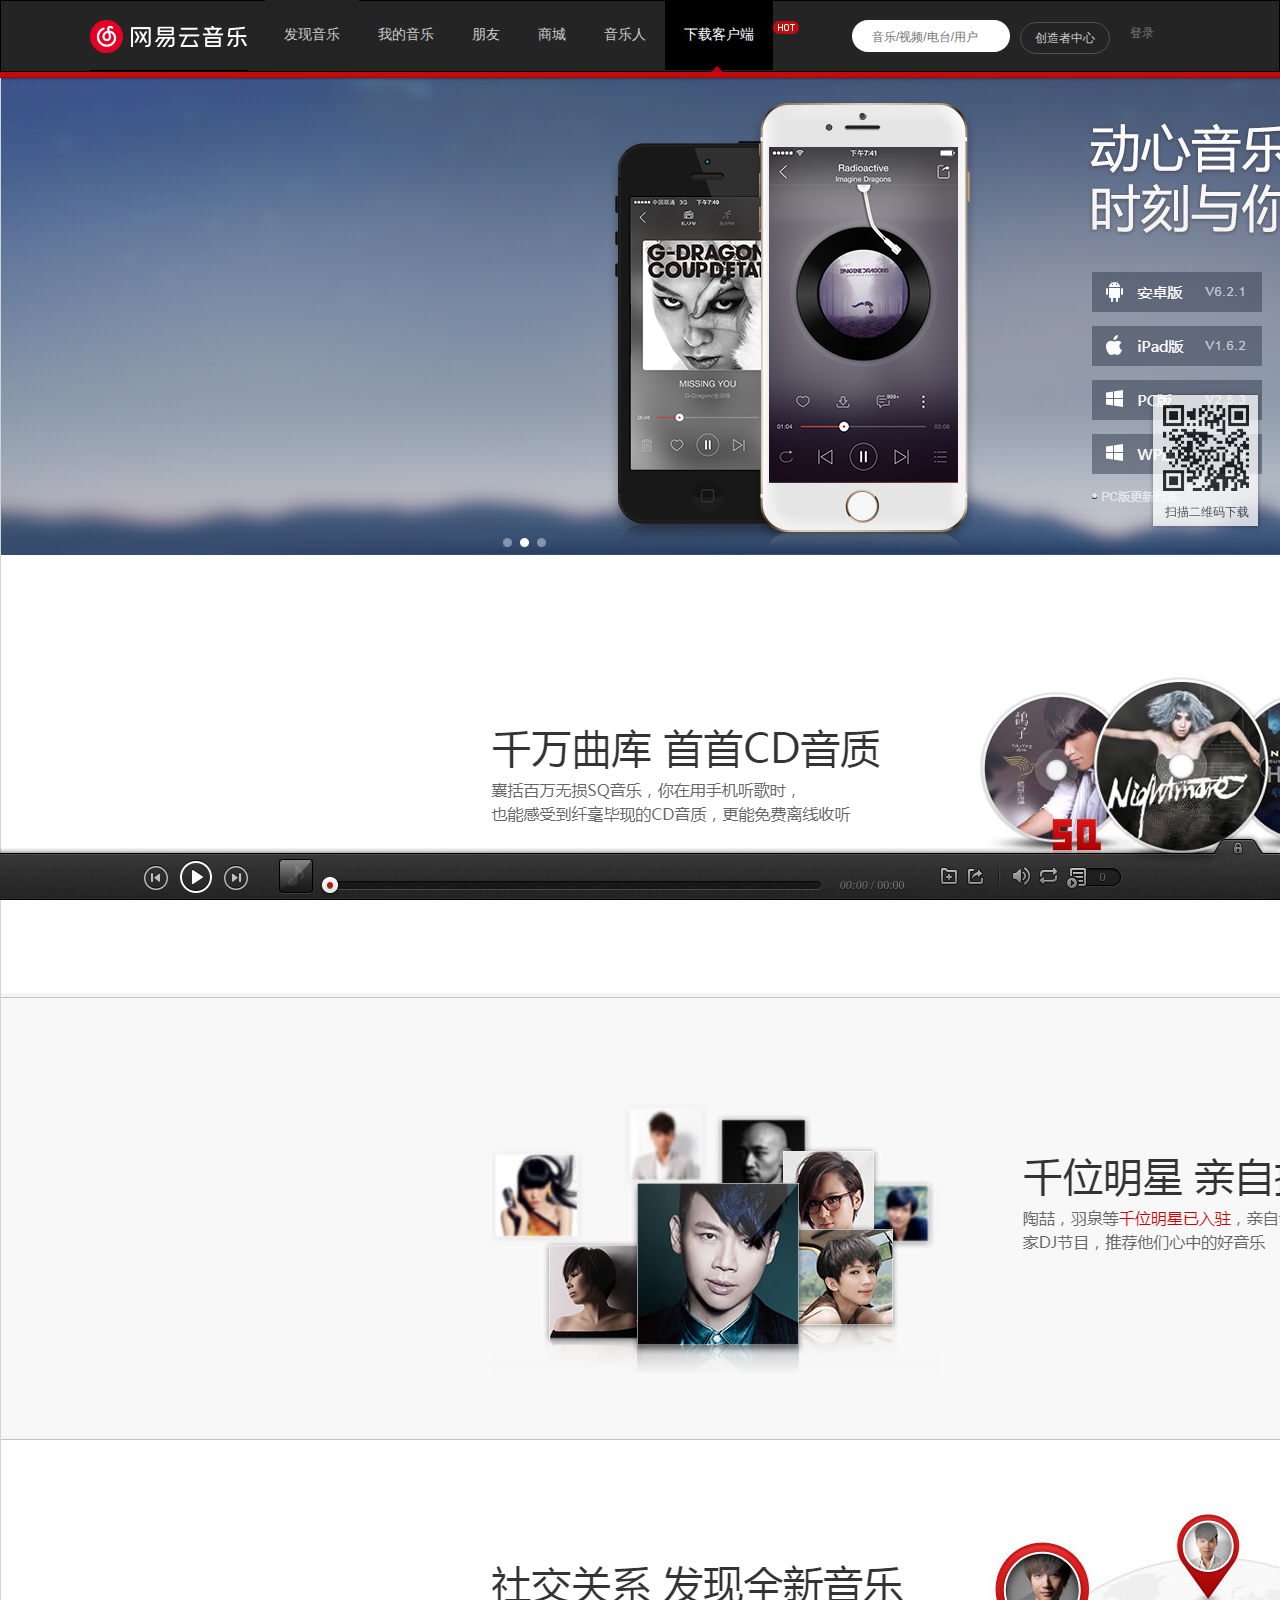
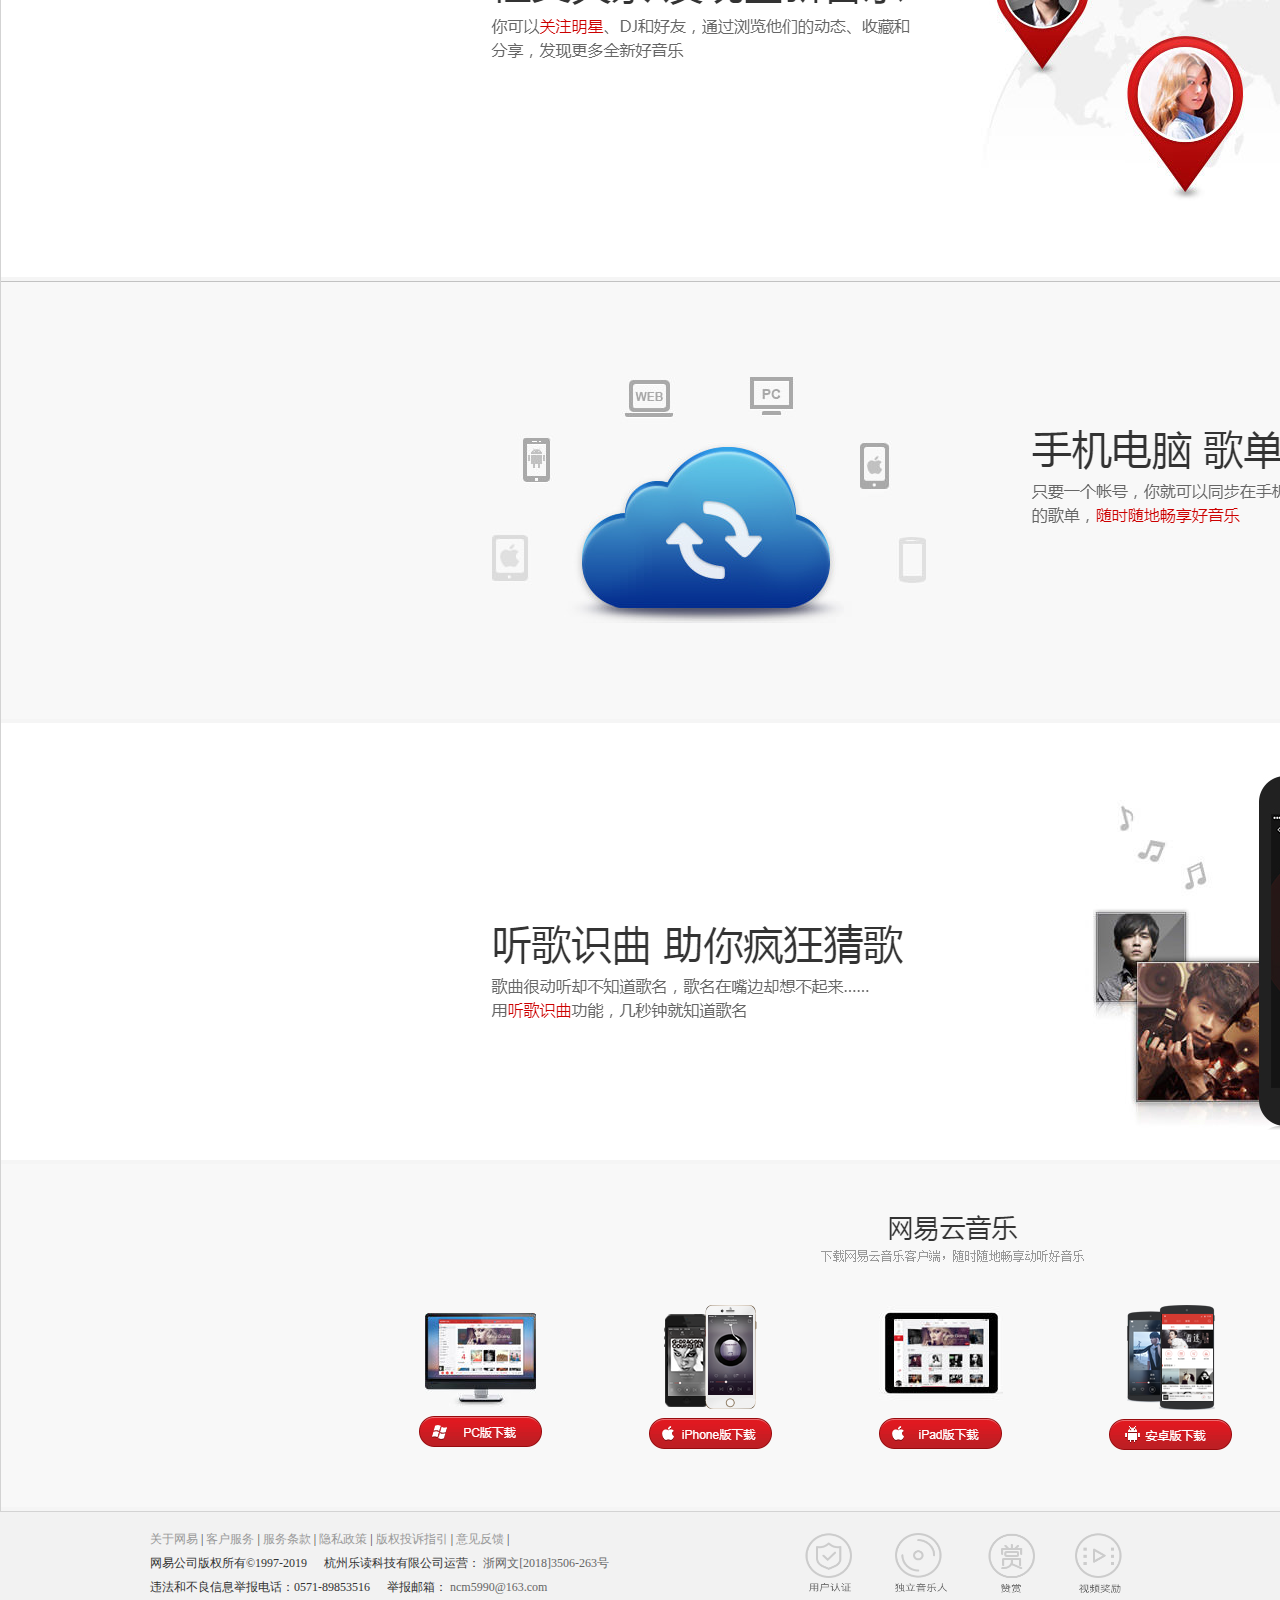
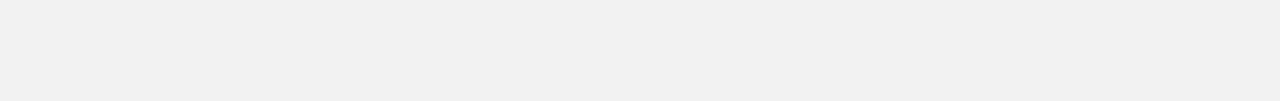
<file: wy/down.html>
<!DOCTYPE html>
<html>

	<head>
		<meta charset="UTF-8">
		<title></title>
		<link rel="icon" href="img/logo.ico" type="image/x-icon" />
		<link rel="stylesheet" type="text/css" href="css/singer.css" />
		<link rel="stylesheet" type="text/css" href="//at.alicdn.com/t/font_1157158_21borsymnp.css" />
		<!--<link rel="stylesheet" type="text/css" href="swiper.min.css" />-->
		<style type="text/css">
			.wrap {
				width: 100%;
				height: 100%;
				margin: 0 auto;
				background: #f5f5f5;
			}
			
			* {
				margin: 0;
				padding: 0;
			}
			
			.nav_one {
				height: 70px;
				margin: 0 auto;
				background: #242424;
				border: 1px solid #000;
			}
			
			.main {
				width: 100%;
				height: 100%;
			}
			
			.nav_two {
				width: 100%;
				height: 5px;
			}
			
			.cor {
				right: -288px;
				top: 66px;
			}
			
			.footer {
				width: 100%;
				height: 189px;
			}
			
			.pic {
				width: 807px;
				height: 268px;
				position: absolute;
				top: 104px;
				left: 86px;
				background: url(img/mymusic.png);
			}
			
			.main1 {
				margin-top: -10px;
				border-bottom: 1px solid #C2C2C2;
			}
			
			.main2 {
				border-bottom: 1px solid #C2C2C2;
			}
			
			.main3 {
				border-bottom: 1px solid #C2C2C2;
			}
			
			.n-dcode {
				position: fixed;
				z-index: 10;
				right: 22px;
				top: 395px;
				background: #fff;
				box-shadow: 0 0 4px rgba(0, 0, 0, 0.5);
				opacity: 0.75;
			}
			
			.n-dcode img {
				width: 105px;
				height: 105px;
			}
			
			.n-dcode p {
				padding: 0 0 5px 12px;
			}
			
			.g-btmbar {
				position: fixed;
				_position: absolute;
				zoom: 1;
				bottom: 0;
				left: 0;
				right: 0;
				height: 0;
				width: 100%;
				z-index: 1002;
			}
			
			.m-playbar {
				position: absolute;
				zoom: 1;
				top: -53px;
				left: 0;
				width: 100%;
				height: 53px;
				margin: 0 auto;
			}
			
			.m-playbar .updn {
				position: relative;
				z-index: 11;
			}
			
			.m-playbar .updn .left {
				position: absolute;
				top: -14px;
				right: 15px;
				width: 52px;
				height: 67px;
			}
			
			.f-fl {
				float: left;
			}
			
			.m-playbar .updn .left {
				background: url(img/playbar.png) no-repeat;
				background-position: 0 -380px;
			}
			
			.m-playbar .updn .btn1 {
				display: block;
				width: 18px;
				height: 18px;
				margin: 6px 0 0 17px;
			}
			
			.m-playbar-lock .updn .btn1 {
				background: url(img/playbar.png) no-repeat;
				background-position: -100px -380px;
			}
			
			.m-playbar .updn .right {
				position: absolute;
				top: -1px;
				right: 0;
				width: 15px;
				height: 54px;
				background: url(img/playbar.png) no-repeat;
				background-position: -52px -393px;
				pointer-events: none;
			}
			
			.m-playbar .bg {
				height: 53px;
				zoom: 1;
				margin-right: 67px;
				background-position: 0 0;
				background: url(img/playbar.png) repeat-x;
			}
			
			.m-playbar .g_player {
				position: absolute;
				left: 50%;
				top: 6px;
				z-index: 15;
				width: 980px;
				height: 47px;
				margin: 0 auto;
			}
			
			.m-playbar .btns {
				width: 137px;
				padding: 6px 0 0 0;
				float: left;
			}
			
			.m-playbar .btns a {
				display: block;
				float: left;
				width: 28px;
				height: 28px;
				margin-right: 8px;
				margin-top: 5px;
				background: url(img/playbar.png) repeat-x;
			}
			
			.m-playbar .btns .prv {
				background-position: 0 -130px;
			}
			
			.m-playbar .btns .ply {
				width: 36px;
				height: 36px;
				margin-top: 0;
				background-position: 0 -204px;
			}
			
			.m-playbar .btns .nxt {
				background-position: -80px -130px;
			}
			
			.m-playbar .head img {
				width: 34px;
				height: 34px;
			}
			
			.m-playbar .head {
				/*width: 34px;
    height: 34px;*/
				position: relative;
				margin: 6px 15px 0 0;
				float: left;
			}
			
			.m-playbar .head .mask {
				position: absolute;
				top: 0;
				left: 0;
				display: block;
				width: 34px;
				height: 35px;
				background: url(img/playbar.png) no-repeat;
				background-position: 0 -80px;
			}
			
			.m-playbar .play {
				position: relative;
				width: 608px;
				height: 37px;
				float: left;
			}
			
			.m-playbar .words {
				height: 28px;
				overflow: hidden;
				color: #e8e8e8;
				text-shadow: 0 1px 0 #171717;
				line-height: 28px;
			}
			
			.m-pbar {
				width: 493px;
				height: 9px;
				position: relative;
			}
			
			.m-pbar .barbg {
				width: 493px;
				height: 9px;
				background: url(img/statbar.png) no-repeat;
				background-position: right 0;
			}
			
			.m-pbar .rdy {
				height: 9px;
				background: url(img/statbar.png) no-repeat;
			}
			
			.m-pbar .cur {
				position: absolute;
				top: 0;
				left: 0;
				background: url(img/statbar.png) no-repeat;
				background-position: left -66px;
			}
			
			.m-pbar .btn2 {
				position: absolute;
				top: -7px;
				right: -13px;
				width: 22px;
				height: 24px;
				margin-left: -11px;
				background: url(img/ann.png) no-repeat;
				background-position: 0 -250px;
			}
			
			.m-pbar .time {
				position: absolute;
				top: -3px;
				right: -84px;
				color: #797979;
				text-shadow: 0 1px 0 #121212;
			}
			
			.m-playbar .oper {
				width: 60px;
				float: left;
			}
			
			.m-playbar .icn {
				float: left;
				width: 25px;
				height: 25px;
				margin: 11px 2px 0 0;
				background: url(img/playbar.png) no-repeat;
			}
			
			.m-playbar .icn-add {
				background-position: -88px -163px;
			}
			
			.m-playbar .icn-add:hover {
				background-position: -88px -189px;
			}
			
			.m-playbar .icn-share {
				background-position: -114px -163px;
			}
			
			.m-playbar .icn-share:hover {
				background-position: -114px -189px;
			}
			
			.m-playbar .ctrl {
				position: relative;
				z-index: 10;
				width: 113px;
				padding-left: 13px;
				background: url(img/playbar.png) no-repeat -147px -238px;
			}
			
			.m-vol {
				position: absolute;
				top: -113px;
				left: 9px;
				clear: both;
				width: 32px;
				height: 113px;
			}
			
			.m-vol .barbg {
				position: absolute;
				top: 0;
				left: 0;
				width: 32px;
				height: 113px;
				background: url(img/playbar.png) no-repeat 0 -503px;
			}
			
			.m-vol .vbg {
				padding: 4px 0;
				top: 7px;
			}
			
			.m-vol .vbg {
				position: absolute;
				left: 14px;
				width: 4px;
				height: 93px;
			}
			
			.m-vol .curr {
				top: auto;
				bottom: 4px;
				left: 0;
				background: url(img/playbar.png) no-repeat;
				background-position: -40px bottom;
				overflow: hidden;
			}
			
			.m-vol .curr {
				position: absolute;
				width: 4px;
			}
			
			.m-vol .btn3 {
				position: absolute;
				left: -7px;
				display: block;
				width: 18px;
				height: 20px;
				background: url(img/ann.png) no-repeat -40px -250px;
				cursor: pointer;
			}
			
			.m-playbar .icn-vol {
				background-position: -2px -248px;
			}
			
			.m-playbar .icn-vol:hover {
				background-position: -31px -248px;
			}
			
			.m-playbar .icn-loop {
				background-position: -3px -344px;
			}
			
			.m-playbar .icn-loop:hover {
				background-position: -33px -344px;
			}
			
			.m-playbar .add {
				float: left;
				width: 59px;
				height: 36px;
			}
			
			.f-pr {
				position: relative;
				zoom: 1;
			}
			
			.m-playbar .tip {
				position: absolute;
				top: -51px;
				left: -65px;
				clear: both;
				width: 152px;
				height: 49px;
				background: url(img/playbar.png) no-repeat;
				background-position: 0 -287px;
				text-align: center;
				color: #fff;
				line-height: 37px;
			}
			
			.m-playbar .icn-list {
				display: block;
				float: none;
				width: 38px;
				padding-left: 21px;
				background-position: -42px -68px;
				line-height: 27px;
				text-align: center;
				color: #666;
				text-shadow: 0 1px 0 #080707;
				text-indent: 0;
				text-decoration: none;
			}
			
			.m-playbar .icn-list:hover {
				background-position: -42px -98px;
			}
		</style>
	</head>

	<body style="min-width: 1102px;">
		<div class="wrap">
			<div class="header">
				<div class="header">
					<div class="nav_one">
						<div class="nav_box">
							<a href="https://music.163.com/#" class="logo"><img src="img/logo1.png" /></a>
							<ul class="nav_one_ul"></ul>
							<img src="img/hot.png" class="hot" />
							<div class="search">
								<div class="searcher">
									<a class="iconfont icon-fangdajing"></a>
									<input type="text" name="" class="searchbox" placeholder="音乐/视频/电台/用户" onfocus="this.placeholder=''" onblur="this.placeholder='音乐/视频/电台/用户'" />
								</div>
							</div>
							<div class="maker_center">
								<a href="#">创造者中心</a>
							</div>
							<div class="login">
								<a href="#" class="dl">登录</a>&nbsp;
								<span class="iconfont icon-daosanjiao"></span>
								<a class="iconfont icon-arrLeft-fill"></a>
								<ul class="login_menu">
									<li>
										<a class="iconfont icon-shouji">&nbsp;手机号登录</a>
									</li>
									<li>
										<a class="iconfont icon-weixin">&nbsp;微信登录</a>
									</li>
									<li>
										<a href="qq.html">&nbsp;QQ登录</a>
									</li>
									<li>
										<a href="weibo.html" class="iconfont icon-xinlangweibo">&nbsp;新浪微博登录</a>
									</li>
									<li>
										<a class="iconfont icon-yi">&nbsp;网易邮箱账号登录</a>
									</li>
								</ul>
							</div>
						</div>
					</div>
					<div class="nav_two" style="min-width: 1097px;">
					</div>
				</div>
			</div>

			<div class="main">
				<div class="lb"><img src="img/lb.png" /></div>
				<div class="main1"><img src="img/main1.png" /></div>
				<div class="main2"><img src="img/mian2.png" /></div>
				<div class="main3"><img src="img/main3.png" /></div>
				<div class="main4"><img src="img/main4.png" /></div>
				<div class="main5"><img src="img/main5.png" /></div>
				<div class="main6"><img src="img/main6.png" /></div>
				<div class="n-dcode">
					<img alt="http://music.163.com" class="img" src="img/code.png">
					<p>扫描二维码下载</p>
				</div>
			</div>

			<div class="footer">
				<div class="footer-z">
					<div class="wrap f-cb">
						<div class="copy">
							<p class="link">
								<a href="//music.163.com/about" target="_blank" class="item s-fc4">关于网易</a>
								<span class="line">|</span>
								<a href="//help.mail.163.com/service.html" target="_blank" class="item s-fc4">客户服务</a>
								<span class="line">|</span>
								<a href="//music.163.com/html/web2/service.html" target="_blank" class="item s-fc4">服务条款</a>
								<span class="line">|</span>
								<a href="//corp.163.com/gb/legal.html" target="_blank" class="item s-fc4">隐私政策</a>
								<span class="line">|</span>
								<a href="//music.163.com/st/staticdeal/complaints.html" target="_blank" class="item s-fc4">版权投诉指引</a>
								<span class="line">|</span>
								<a id="g_feedback" href="#" class="item s-fc4" onclick="nm.x.feedback();return false;" hidefocus="true">意见反馈</a>
								<span class="line">|</span>
							</p>
							<p class="right">
								<span class="sep span">网易公司版权所有©1997-2019</span>
								<span class="span">杭州乐读科技有限公司运营：</span>
								<a href="http://p1.music.126.net/03WF0APmm-J0TqdbOc8-XQ==/109951163649544962.png" target="_blank" class="alink">浙网文[2018]3506-263号</a>
							</p>
							<p class="contact">
								<span class="sep span">违法和不良信息举报电话：0571-89853516</span>
								<span class="span">举报邮箱：</span>
								<a class="alink" href="mailto:ncm5990@163.com">ncm5990@163.com</a>
							</p>
						</div>
						<ul class="enter f-fr1">
							<li class="unit">
								<a class="logo logonew logo-auth f-tid" href="//music.163.com/st/userbasic#/auth" target="_blank">
									<!--<img src="img/user.png" style="width: 49px;height: 48px;" />-->
								</a>
								<span class="tt tt-auth"></span>
							</li>
							<li class="unit">
								<a class="logo logonew logo-musician f-tid" href="//music.163.com/recruit" target="_blank"></a>
								<span class="tt tt-musician"></span>
							</li>
							<li class="unit">
								<a class="logo logonew logo-reward f-tid" href="//music.163.com/web/reward" target="_blank"></a>
								<span class="tt tt-reward"></span>
							</li>
							<li class="unit">
								<a class="logo logonew logo-cash f-tid" href="//music.163.com/uservideo#/plan" target="_blank"></a>
								<span class="tt tt-cash"></span>
							</li>
						</ul>
					</div>
				</div>
			</div>
			<div id='bbox'>
				<div id="sbox">
					<div class="sb-top">
						登录

					</div>
					<span class="gbct" title="关闭窗体">×</span>
					<div class="sb-botton">
						<div class="u-main">
							<div class="u-plt"></div>
							<div class="f-mgt10">
								<a href="javascript:;" class="u-btn2-2" data-action="login" data-type="mobile">
									<p>手机号登录</p>
									<span></span>
								</a>

							</div>
							<div class="f-mgt10">
								<a href="javascript:;" class="u-btn2-1" data-action="reg">
									<p>注　册</p>
									<span></span>
								</a>
							</div>
						</div>
						<div class="u-alt">
							<ul>
								<li>
									<a href="#" target="_blank" data-action="login" data-type="thirdparty">
										<div class="u-mlg2 u-mlg2-wx"></div>
										<p>微信登录</p>
									</a>
								</li>
								<li>
									<a href="qq.html" target="_blank" data-action="login" data-type="thirdparty">
										<div class="u-mlg2 u-mlg2-qq"></div>
										<p>QQ登录</p>
									</a>
								</li>
								<li>
									<a href="weibo.html" target="_blank" data-action="login" data-type="thirdparty">
										<div class="u-mlg2 u-mlg2-sn"></div>
										<p>微博登录</p>
									</a>
								</li>
								<li>
									<a href="#" data-action="login" data-type="netease">
										<div class="u-mlg2 u-mlg2-wy"></div>
										<p>网易邮箱帐号登录</p>
									</a>
								</li>
							</ul>
						</div>
					</div>
				</div>
			</div>
		</div>
		<div class="g-btmbar">
			<div class="m-playbar m-playbar-lock" style="top: -53px; visibility: visible;">
				<div class="updn">
					<div class="left f-fl">
						<a class="btn1" hidefocus="true" data-action="lock"></a>
					</div>
					<div class="right f-fl"></div>
				</div>
				<div class="bg"></div>
				<div class="hand" title="展开播放条"></div>
				<div class="g_player" style="margin-left: -498.5px;">
					<div class="btns">
						<a class="prv" title="上一首(ctrl+←)"></a>
						<a class="ply j-flag" title="播放/暂停(p)"></a>
						<a class="nxt" title="下一首(ctrl+→)"></a>
					</div>
					<div class="head j-flag">
						<img src="img/default_album.jpg" />
						<!--<a  class="mask"></a>-->
						<a href="javascript:;" hidefocus="true" class="mask"></a>
					</div>
					<div class="play">
						<div class="j-flag words"></div>
						<div class="m-pbar">
							<div class="barbg j-flag">
								<div class="rdy" style="width:0%;"></div>
								<div class="cur" style="width:0%;">
									<span class="btn2 f-tdn f-alpha z-load" id="auto-id-lrel6w8rqoy4E60z"><i></i></span>
								</div>
							</div>
							<span class="j-flag time">
										<em>00:00</em> / 00:00
									</span>
						</div>
					</div>
					<div class="oper f-fl">
						<a class="icn icn-add j-flag"></a>
						<a class="icn icn-share"></a>
					</div>
					<div class="ctrl f-fl f-pr j-flag">
						<div class="m-vol" style="display: none;" id="auto-id-ZvFZozD9C4lBwP52">
							<div class="barbg"></div>
							<div class="vbg j-t" id="auto-id-a0L37IoZ0vJ4Ma54">
								<div class="curr j-t" style="height: 74.4px;"></div>
								<span class="btn3 f-alpha j-t" style="top: 16.2px;"></span>
							</div>
						</div>
						<a href="javascript:;" hidefocus="true" data-action="volume" class="icn icn-vol"></a>
						<a href="javascript:;" hidefocus="true" data-action="mode" class="icn icn-loop" title="循环"></a>
						<span class="add f-pr">
								<span class="tip" style="display:none;">已添加到播放列表</span>
						<a href="javascript:;" title="播放列表" hidefocus="true" data-action="panel" class="icn icn-list s-fc3">0</a>
						</span>
					</div>
				</div>
			</div>
		</div>
	</body>
	<script src="js/jquery-2.1.0.js" type="text/javascript" charset="utf-8"></script>
	<script src="js/singer.js" type="text/javascript" charset="utf-8"></script>
	<script type="text/javascript">
		var cor = $("<sub class='cor'>&nbsp;</sub>")
		cor.appendTo(".nav_one_ul")
		$(".nav_one_ul>li>a:eq(0)").attr("href", "index.html")
		$(".nav_one_ul>li>a:eq(1)").attr("href", "wdyy.html")
		$(".nav_one_ul>li>a:eq(2)").attr("href", "py.html")
		$(".nav_one_ul>li>a:eq(4)").attr("href", "w_index.html")

		$(".nav_one_ul>li:eq(0)").css("background", "#232323")
		$(".nav_one_ul>li>a:eq(0)").css("color", "#CCC")

		$(".nav_one_ul>li:eq(5)").css("background", "black")
		$(".nav_one_ul>li>a:eq(5)").css("color", "white")

		$(".nav_one_ul>li:eq(0)").mouseenter(function() {
			$(this).css("background", "#000")
		}).mouseleave(function() {
			$(this).css("background", "#232323")
		})

		$(".nav_one_ul>li>a:eq(0)").mouseenter(function() {
			$(this).css("color", "white")
		}).mouseleave(function() {
			$(this).css("color", "#CCC")
		})
		$(function() {
			$(document).scroll(function() {
				var top = $(document).scrollTop()
				if(top >= 50) {
					$(".m-back").css("display", "block")
				} else if(top < 50) {
					$(".m-back").css("display", "none")
				}
			});
		})
		var i = 1;

		$(".icn-vol").click(function() {
			i++;
			if(i % 2 == 0) {
				$(".m-vol").css("display", "block")
			} else {
				$(".m-vol").css("display", "none")
			}

		})
	</script>

</html>
</file>
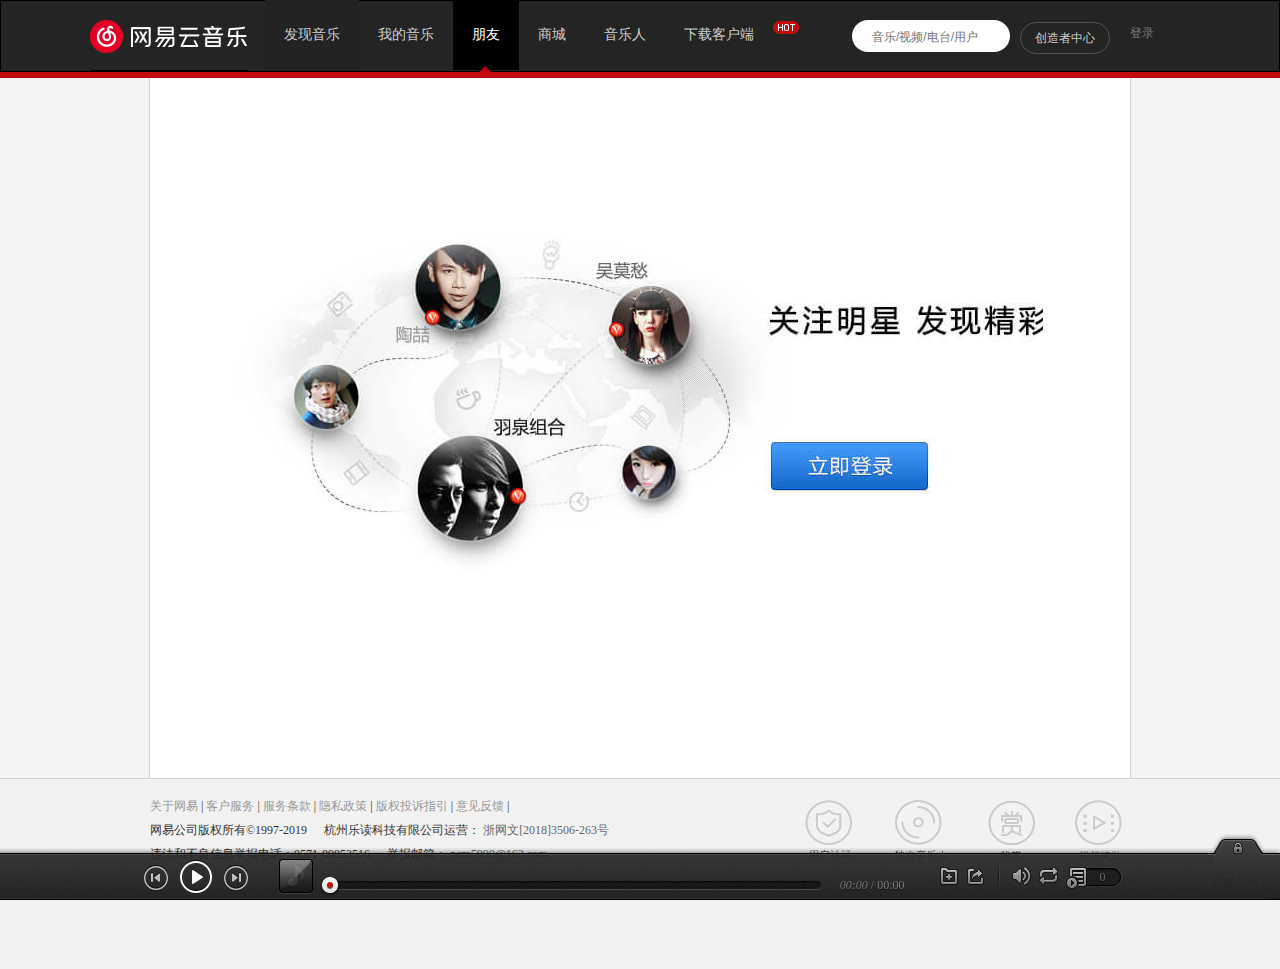
<file: wy/py.html>
<!DOCTYPE html>
<html>

	<head>
		<meta charset="UTF-8">
		<title></title>
		<link rel="icon" href="img/logo.ico" type="image/x-icon" />
		<link rel="stylesheet" type="text/css" href="css/singer.css" />
		<link rel="stylesheet" type="text/css" href="//at.alicdn.com/t/font_1157158_21borsymnp.css" />
		<style type="text/css">
			.pic {
				width: 807px;
				height: 390px;
				position: absolute;
				top: 104px;
				left: 86px;
				background: url(img/notlogin.jpg);
			}
			
			.wrap {
				width: 100%;
				height: 100%;
				margin: 0 auto;
				background: #f5f5f5;
			}
			
			.cor {
				left: 214px;
				top: 66px;
			}
			
			* {
				margin: 0;
				padding: 0;
			}
			
			.nav_one {
				height: 70px;
				margin: 0 auto;
				background: #242424;
				border: 1px solid #000;
			}
			
			.main {
				width: 980px;
				height: 700px;
				background: white;
				position: relative;
			}
			
			.nav_two {
				width: 100%;
				height: 5px;
			}
			
			.m-back {
				bottom: 193px;
			}
			
			.footer {
				height: 190px;
			}
		</style>
	</head>

	<body style="min-width: 1102px;">
		<div class="wrap">
			<div class="header">
				<div class="header">
					<div class="nav_one">
						<div class="nav_box">
							<a href="https://music.163.com/#" class="logo"><img src="img/logo1.png" /></a>
							<ul class="nav_one_ul"></ul>
							<img src="img/hot.png" class="hot" />
							<div class="search">
								<div class="searcher">
									<a class="iconfont icon-fangdajing"></a>
									<input type="text" name="" class="searchbox" placeholder="音乐/视频/电台/用户" />
								</div>
							</div>
							<div class="maker_center">
								<a href="#">创造者中心</a>
							</div>
							<div class="login">
								<a href="#" class="dl">登录</a>&nbsp;
								<span class="iconfont icon-daosanjiao"></span>
								<a class="iconfont icon-arrLeft-fill"></a>
								<ul class="login_menu">
									<li>
										<a class="iconfont icon-shouji">&nbsp;手机号登录</a>
									</li>
									<li>
										<a class="iconfont icon-weixin">&nbsp;微信登录</a>
									</li>
									<li>
										<a href="qq.html">&nbsp;QQ登录</a>
									</li>
									<li>
										<a href="weibo.html" class="iconfont icon-xinlangweibo">&nbsp;新浪微博登录</a>
									</li>
									<li>
										<a class="iconfont icon-yi">&nbsp;网易邮箱账号登录</a>
									</li>
								</ul>
							</div>
						</div>
					</div>
					<div class="nav_two" style="min-width: 1097px;">
					</div>
				</div>
			</div>
			<div class="main">
				<div class="pic"></div>
			</div>
			<div class="footer">
				<div class="footer-z">
					<div class="wrap f-cb">
						<div class="copy">
							<p class="link">
								<a href="//music.163.com/about" target="_blank" class="item s-fc4">关于网易</a>
								<span class="line">|</span>
								<a href="//help.mail.163.com/service.html" target="_blank" class="item s-fc4">客户服务</a>
								<span class="line">|</span>
								<a href="//music.163.com/html/web2/service.html" target="_blank" class="item s-fc4">服务条款</a>
								<span class="line">|</span>
								<a href="//corp.163.com/gb/legal.html" target="_blank" class="item s-fc4">隐私政策</a>
								<span class="line">|</span>
								<a href="//music.163.com/st/staticdeal/complaints.html" target="_blank" class="item s-fc4">版权投诉指引</a>
								<span class="line">|</span>
								<a id="g_feedback" href="#" class="item s-fc4" onclick="nm.x.feedback();return false;" hidefocus="true">意见反馈</a>
								<span class="line">|</span>
							</p>
							<p class="right">
								<span class="sep span">网易公司版权所有©1997-2019</span>
								<span class="span">杭州乐读科技有限公司运营：</span>
								<a href="http://p1.music.126.net/03WF0APmm-J0TqdbOc8-XQ==/109951163649544962.png" target="_blank" class="alink">浙网文[2018]3506-263号</a>
							</p>
							<p class="contact">
								<span class="sep span">违法和不良信息举报电话：0571-89853516</span>
								<span class="span">举报邮箱：</span>
								<a class="alink" href="mailto:ncm5990@163.com">ncm5990@163.com</a>
							</p>
						</div>
						<ul class="enter f-fr1">
							<li class="unit">
								<a class="logo logonew logo-auth f-tid" href="//music.163.com/st/userbasic#/auth" target="_blank">
									<!--<img src="img/user.png" style="width: 49px;height: 48px;" />-->
								</a>
								<span class="tt tt-auth"></span>
							</li>
							<li class="unit">
								<a class="logo logonew logo-musician f-tid" href="//music.163.com/recruit" target="_blank"></a>
								<span class="tt tt-musician"></span>
							</li>
							<li class="unit">
								<a class="logo logonew logo-reward f-tid" href="//music.163.com/web/reward" target="_blank"></a>
								<span class="tt tt-reward"></span>
							</li>
							<li class="unit">
								<a class="logo logonew logo-cash f-tid" href="//music.163.com/uservideo#/plan" target="_blank"></a>
								<span class="tt tt-cash"></span>
							</li>
						</ul>
					</div>
				</div>
			</div>
			<div id='bbox'>
				<div id="sbox">
					<div class="sb-top">
						登录

					</div>
					<span class="gbct" title="关闭窗体">×</span>
					<div class="sb-botton">
						<div class="u-main">
							<div class="u-plt"></div>
							<div class="f-mgt10">
								<a href="javascript:;" class="u-btn2-2" data-action="login" data-type="mobile">
									<p>手机号登录</p>
									<span></span>
								</a>

							</div>
							<div class="f-mgt10">
								<a href="javascript:;" class="u-btn2-1" data-action="reg">
									<p>注　册</p>
									<span></span>
								</a>
							</div>
						</div>
						<div class="u-alt">
							<ul>
								<li>
									<a href="#" target="_blank" data-action="login" data-type="thirdparty">
										<div class="u-mlg2 u-mlg2-wx"></div>
										<p>微信登录</p>
									</a>
								</li>
								<li>
									<a href="qq.html" target="_blank" data-action="login" data-type="thirdparty">
										<div class="u-mlg2 u-mlg2-qq"></div>
										<p>QQ登录</p>
									</a>
								</li>
								<li>
									<a href="weibo.html" target="_blank" data-action="login" data-type="thirdparty">
										<div class="u-mlg2 u-mlg2-sn"></div>
										<p>微博登录</p>
									</a>
								</li>
								<li>
									<a href="#" data-action="login" data-type="netease">
										<div class="u-mlg2 u-mlg2-wy"></div>
										<p>网易邮箱帐号登录</p>
									</a>
								</li>
							</ul>
						</div>
					</div>
				</div>
			</div>
		</div>
		<div class="g-btmbar">
			<div class="m-playbar m-playbar-lock" style="top: -53px; visibility: visible;">
				<div class="updn">
					<div class="left f-fl">
						<a  class="btn1" hidefocus="true" data-action="lock"></a>
					</div>
					<div class="right f-fl"></div>
				</div>
				<div class="bg"></div>
				<div class="hand" title="展开播放条"></div>
				<div class="g_player" style="margin-left: -498.5px;">
					<div class="btns">
						<a  class="prv" title="上一首(ctrl+←)"></a>
						<a  class="ply j-flag" title="播放/暂停(p)"></a>
						<a  class="nxt" title="下一首(ctrl+→)"></a>
					</div>
					<div class="head j-flag">
						<img src="img/default_album.jpg" />
						<!--<a  class="mask"></a>-->
						<a href="javascript:;" hidefocus="true" class="mask"></a>
					</div>
					<div class="play">
						<div class="j-flag words"></div>
						<div class="m-pbar">
							<div class="barbg j-flag">
								<div class="rdy" style="width:0%;"></div>
								<div class="cur" style="width:0%;">
									<span class="btn2 f-tdn f-alpha z-load" id="auto-id-lrel6w8rqoy4E60z"><i></i></span>
								</div>
							</div>
							<span class="j-flag time">
										<em>00:00</em> / 00:00
									</span>
						</div>
					</div>
					<div class="oper f-fl">
						<a  class="icn icn-add j-flag"></a>
						<a  class="icn icn-share"></a>
					</div>
					<div class="ctrl f-fl f-pr j-flag">
						<div class="m-vol" style="display: none;" id="auto-id-ZvFZozD9C4lBwP52">
							<div class="barbg"></div>
							<div class="vbg j-t" id="auto-id-a0L37IoZ0vJ4Ma54">
								<div class="curr j-t" style="height: 74.4px;"></div>
								<span class="btn3 f-alpha j-t" style="top: 16.2px;"></span>
							</div>
						</div>
						<a href="javascript:;" hidefocus="true" data-action="volume" class="icn icn-vol"></a>
						<a href="javascript:;" hidefocus="true" data-action="mode" class="icn icn-loop" title="循环"></a>
						<span class="add f-pr">
								<span class="tip" style="display:none;">已添加到播放列表</span>
						<a href="javascript:;" title="播放列表" hidefocus="true" data-action="panel" class="icn icn-list s-fc3">0</a>
						</span>
					</div>
				</div>
			</div>
		</div>
	</body>
	<script src="js/jquery-2.1.0.js" type="text/javascript" charset="utf-8"></script>
	<script src="js/singer.js" type="text/javascript" charset="utf-8"></script>
	<script type="text/javascript">
		var cor = $("<sub class='cor'>&nbsp;</sub>")
		cor.appendTo(".nav_one_ul")
		$(".nav_one_ul>li>a:eq(0)").attr("href", "index.html")
		$(".nav_one_ul>li>a:eq(1)").attr("href", "wdyy.html")
		$(".nav_one_ul>li>a:eq(4)").attr("href", "w_index.html")
		
		$(".nav_one_ul>li:eq(0)").css("background","#232323")
		$(".nav_one_ul>li>a:eq(0)").css("color","#CCC")
		
		$(".nav_one_ul>li:eq(2)").css("background","black")
		$(".nav_one_ul>li>a:eq(2)").css("color","white")
		
		$(".nav_one_ul>li:eq(0)").mouseenter(function(){
			$(this).css("background","#000")
		}).mouseleave(function(){
			$(this).css("background","#232323")
		})
		
		$(".nav_one_ul>li>a:eq(0)").mouseenter(function(){
			$(this).css("color","white")
		}).mouseleave(function(){
			$(this).css("color","#CCC")
		})
	</script>

</html>
</file>
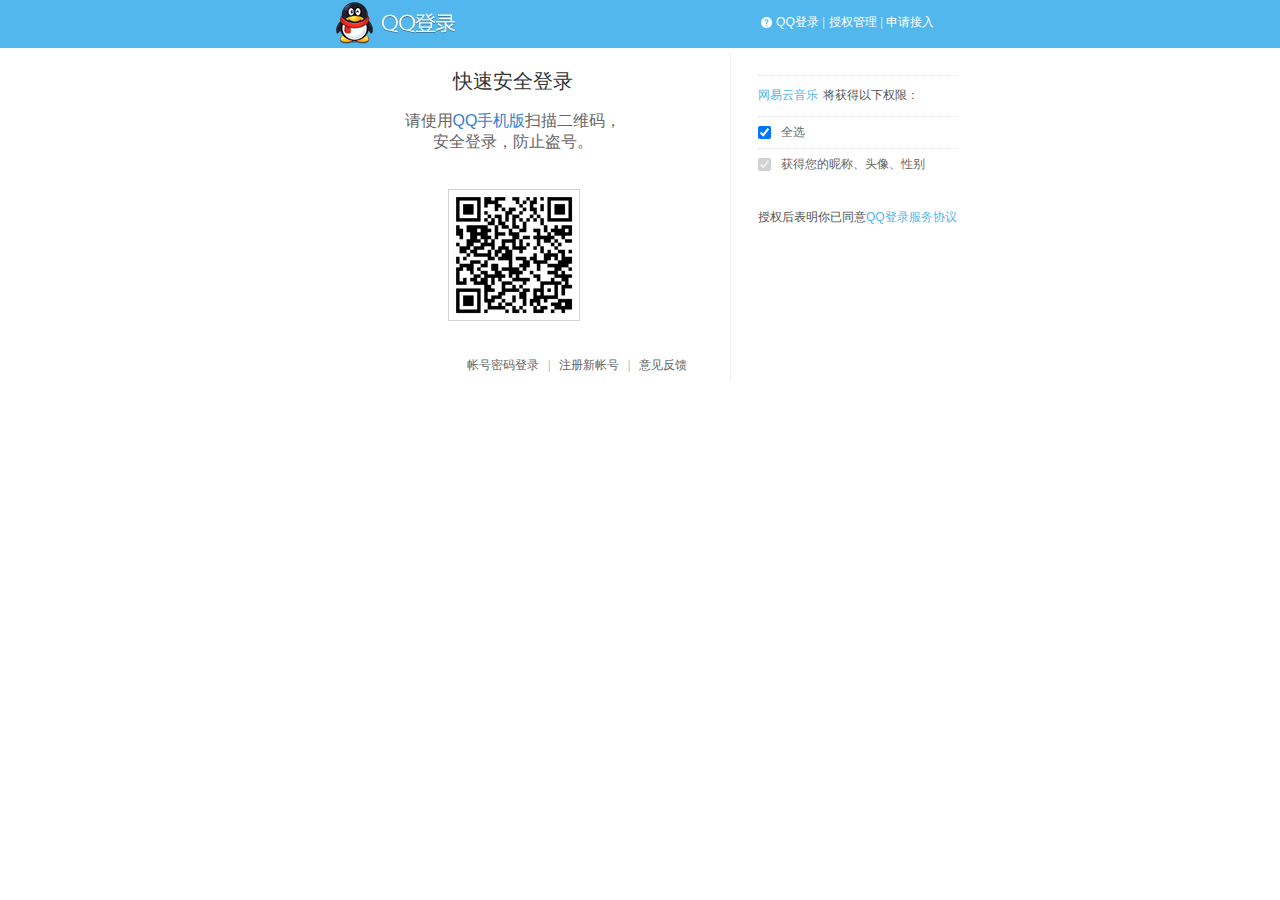
<file: wy/qq.html>
<!DOCTYPE html>
<html>
	<head>
		<meta charset="UTF-8">
		<title></title>
		<link rel="icon" href="img/QQ1.png" type="image/x-icon" />
		<link rel="stylesheet" type="text/css" href="css/qq_style.css"/>
	</head>
	<body>
		<div class="lay_top">
			<div class="lay_top_inner">
				<div class="logo"></div>
				<div class="lat_top_other">
					<span class="blank"></span>
					<a href="http://connect.qq.com" target="_blank" title="什么是QQ登录">QQ登录</a>
					<span class="line">|</span>
					<a href="http://connect.qq.com/toc/auth_manager?from=auth" id="auth_manager_link" target="_blank" title="登录授权管理">授权管理</a>
					<span class="line">|</span>
					<a href="http://connect.qq.com/manage" target="_blank" title="申请接入">申请接入</a>
				</div>
			</div>
		</div>
		<div id="combine_page" style="width: 688px;">
			<div class="page_login combine_page_children float_left border_right">
				<div class="lay_login_form">
					<div class="title" id="title_0">快速安全登录</div>
					<div class="qlogin_tips" id="qlogin_tips_0">请使用<a class="link_tips" href="http://im.qq.com/mobileqq/#from=login" target="_blank">QQ手机版</a>扫描二维码，<br />安全登录，防止盗号。</div>
					<div class="qlogin_show" id="qlogin_show">
						<div class="qlogin_list" id="qlogin_list">
							<span id="qr_area" class="qr_0">
								<img id="qrlogin_img" class="qrImg" src="img/erweima.png">
								<img src="img/sao.png" class="saoImg" style="display: none;"/>
								<span class="qrlogin_img_out"></span>
							</span>
						</div>					
					</div>
					<div class="bottom hide" id="bottom_qlogin" style="display: block;">
						<a class="link" hidefocus="true" id="switcher_plogin" href="javascript:void(0);" tabindex="8">帐号密码登录</a>
						<span class="dotted" id="docs_dotted">|</span>
						<a href="https://ssl.ptlogin2.qq.com/j_newreg_url" class="link" target="_blank">注册新帐号</a>
						<span class="dotted">|</span>
						<a class="link" id="feedback_qlogin" href="http://support.qq.com/write.shtml?fid=780&SSTAG=music.163.com.appid100495085" target="_blank">意见反馈</a>
					</div>
				</div>
			</div>
			<div class="page_accredit combine_page_children float_left">
				<div class="lay_main" id="lay_main">
					<div class="lay_accredit_con">
						<p class="cnt_wording"></p>
						<p class="app_site_wording">
							<a class="accredit_site" id="accredit_site_link" href="http://music.163.com" target="_blank">网易云音乐</a>将获得以下权限：
						</p>
						<div class="accredit_info" id="accredit_info">
							<ul class="accredit_info_op">
								<li class="select_all_li">
									<input type="checkbox" id="select_all" class="checkbox oauth_checkbox_all" hidefocus="true" checked="checked">
									<label class="oauth_item_title" for="select_all">全选</label>
								</li>
								<li>
									<input name="api_choose" hidefocus="true" type="checkbox" class="checkbox oauth_checkbox" id="item_80901010" value="80901010" title="默认授权 不可更改" checked disabled>
									<label for="item_80901010" class="oauth_item_title">获得您的昵称、头像、性别</label>
								</li>
							</ul>
						</div>
						<div class="oauth_tips_div">
							<p class="oauth_tips">
								授权后表明你已同意<a href="http://connect.qq.com/agreement_chs" target="_blank" style="color: #51b7ec;">QQ登录服务协议</a>
							</p>
						</div>
					</div>
				</div>
			</div>
		</div>
	</body>
	<script src="js/jquery-2.1.0.js" type="text/javascript" charset="utf-8"></script>
	<script type="text/javascript">
		$(".qrImg").mouseenter(function(){
			$(".saoImg").fadeToggle(300,function(){
				
			})
		}).mouseleave(function(){
			$(".saoImg").fadeToggle(300,function(){
				
			})
		})
	</script>
</html>
</file>
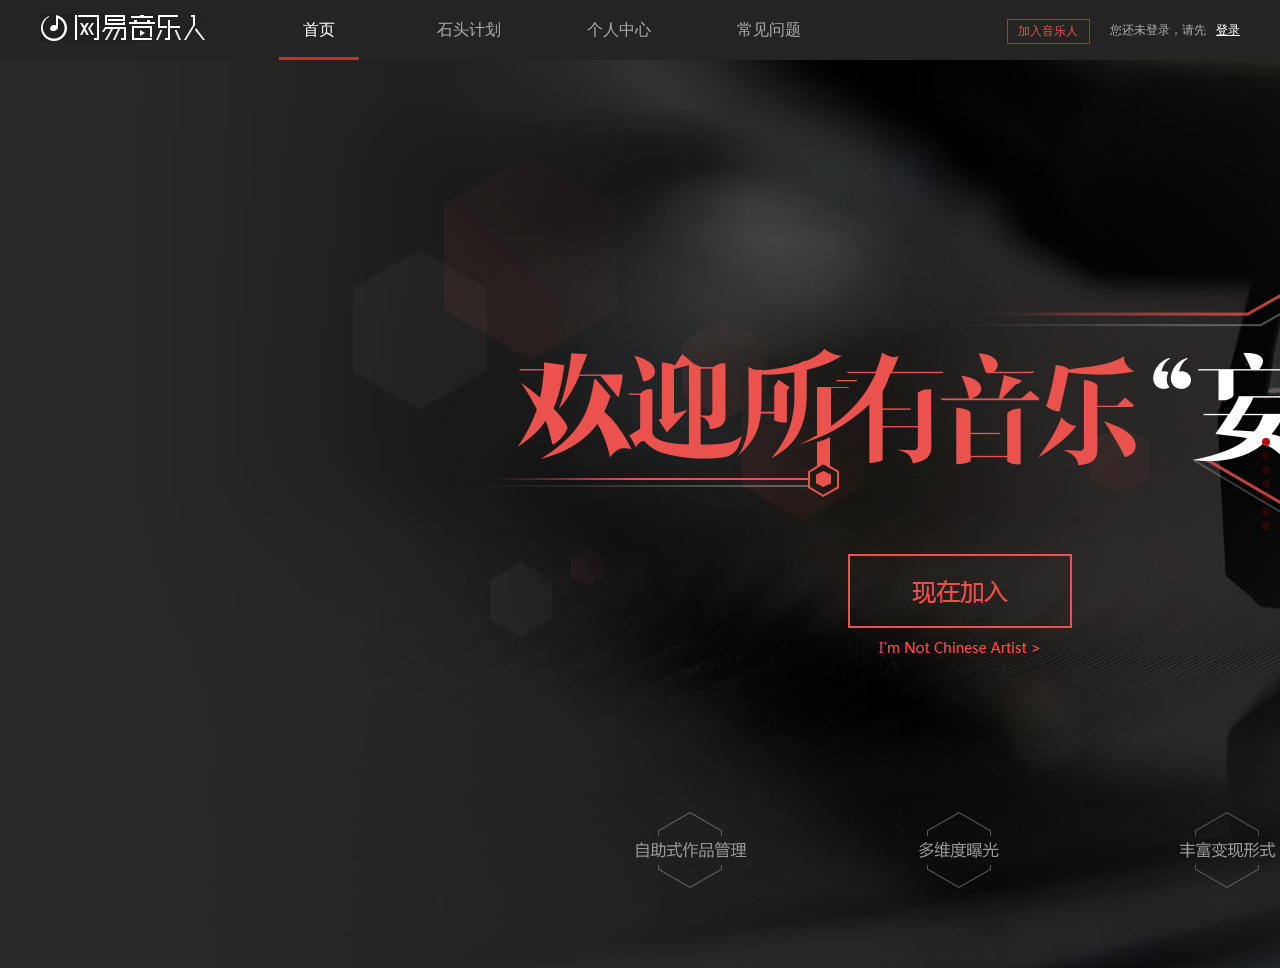
<file: wy/w_index.html>
<!DOCTYPE html>
<html>

	<head>
		<meta charset="utf-8" />
		<title></title>
		<link rel="stylesheet" type="text/css" href="css/swiper.min.css" />
		<style type="text/css">
			* {
				padding: 0;
				margin: 0;
			}
			
			li {
				list-style: none;
			}
			
			a {
				text-decoration: none;
				color: #AAAAAA;
			}
			
			body {
				font-family: Arial, Helvetica, sans-serif;
			}
			
			.swiper-container {
				width: 100%;
				height: 968px;
			}
			
			.g-top {
				position: fixed;
				top: 0;
				left: 0;
				right: 0;
				z-index: 100;
				background: rgba(36, 36, 36, 0);
				transition: background 1s ease-in;
				margin: auto;
				height: 60px;
				background-color: #242424;
				box-sizing: border-box;
			}
			
			.m-top {
				height: 60px;
				width: 1200px;
				margin: auto;
				position: relative;
				z-index: 8;
				zoom: 1;
				line-height: 60px;
			}
			
			.m-top .logo {
				float: left;
				height: 100%;
				width: 200px;
			}
			
			.m-top .nav {
				width: 600px;
				height: 60px;
				margin-left: 35px;
			}
			
			.f-ff2 {
				font-family: Microsoft Yahei, PingFang SC, hiragino sans gb, simsun, \\5B8B\4F53, Arial, Helvetica, sans-serif;
				font-weight: 400;
			}
			
			.f-fl {
				float: left;
			}
			
			.m-top .nav li {
				float: left;
				position: relative;
				width: 88px;
				margin-right: 62px;
				line-height: 60px;
				text-align: center;
			}
			
			.m-top .login .entr,
			.m-top .user .entr {
				width: 81px;
				height: 23px;
				line-height: 23px;
				margin-top: 5px;
				margin-right: 20px;
				text-align: center;
				text-decoration: none;
				color: #ea524e;
				border: 1px solid #8e413e;
				font-size: 12px;
				font-family: Arial, Helvetica, sans-serif;
			}
			
			.f-fl {
				float: left;
			}
			
			.m-top .login,
			.m-top .user {
				padding-top: 14px;
				height: 32px;
				line-height: 32px;
			}
			
			.s-fc11 {
				color: #aaa;
			}
			
			.f-fr {
				float: right;
			}
			
			.m-top .login .lg {
				margin-left: 7px;
			}
			
			.s-fc12,
			a.s-fc12:hover {
				color: #fff;
			}
			
			.swiper-pagination span {
				background: #B90B0B!important;
			}
			
			.f-ff2 li>a:hover {
				color: #fff;
			}
			
			.z-slt{
				display: inline-block;
				border-bottom: solid 3px #c62f2f;
				width: 80px;
				height: 57px;
			}
		</style>
	</head>

	<body>
		<div id="g-footfix" class="m-home j-flag">
			<div class="g-top j-flag">
				<div class="m-top">
					<a href="#" class="logo f-tid u-cicn u-cicn-1" title="网易云音乐" style="margin-top: 6px;"><img src="img/wlogo.png" /></a>
					<ul class="nav f-fl f-ff2">
						<li style="">
							<a href="#" class="z-slt" style="color: #FFF;">首页</a>
						</li>
						<li>
							<a href="#" class="">石头计划</a>
						</li>
						<li>
							<a href="#" data-action="login" data-href="/nmusician/web/my">个人中心</a>
						</li>
						<li>
							<a href="#">常见问题</a>
						</li>
					</ul>
					<div class="login f-fr s-fc11" style="font-size: 12px;">
						<a href="javascript:;" data-action="login" data-href="/nmusician/web/retrieval" class="f-fl entr">加入音乐人</a>
						您还未登录，请先
						<a href="javascript:;" data-action="login" class="lg s-fc12 f-tdu" style="text-decoration: underline;">登录</a>
					</div>
				</div>
			</div>
			<div class="swiper-container">
				<div class="swiper-wrapper">
					<div class="swiper-slide" style="background: url(img/1.png);"></div>
					<div class="swiper-slide" style="background: url(img/2.png);"></div>
					<div class="swiper-slide" style="background: url(img/3.png);"></div>
					<div class="swiper-slide" style="background: url(img/4.png);"></div>
					<div class="swiper-slide" style="background: url(img/5.png);"></div>
					<div class="swiper-slide" style="background: url(img/6.png);"></div>
					<div class="swiper-slide" style="background: url(img/7.png);"></div>
				</div>
				<!-- 如果需要分页器 -->
				<div class="swiper-pagination"></div>
			</div>
		</div>
	</body>
	<script src="js/swiper.min.js" type="text/javascript" charset="utf-8"></script>
	<script type="text/javascript">
		var mySwiper = new Swiper('.swiper-container', {
			direction: 'vertical', // 垂直切换选项
			// 如果需要分页器
			pagination: {
				el: '.swiper-pagination',
				clickable: true,
			},
			scrollbar: {
		        el: '.swiper-scrollbar',
		    },
			mousewheel: true,
		})
	</script>

</html>
</file>
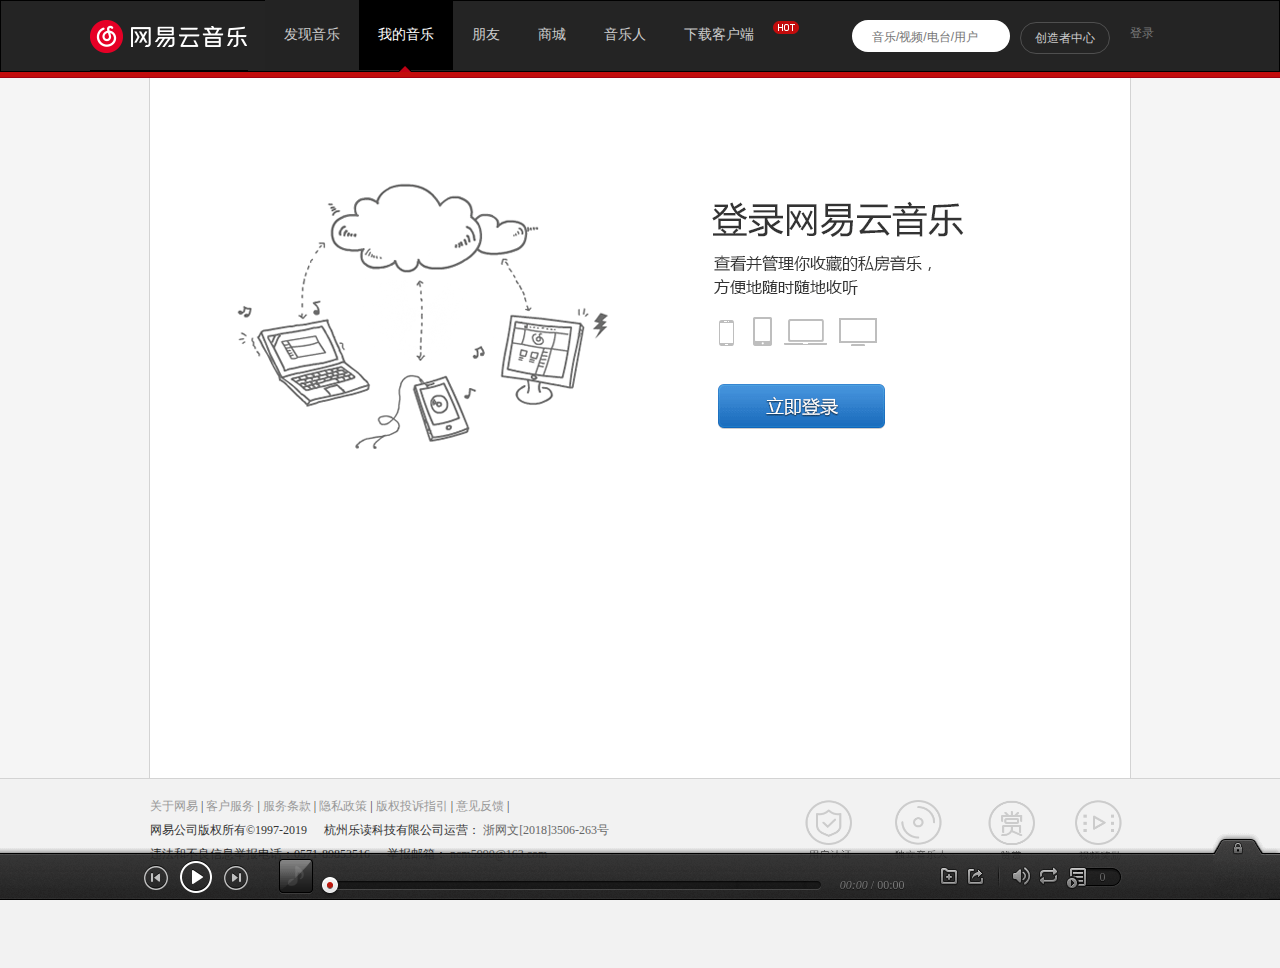
<file: wy/wdyy.html>
<!DOCTYPE html>
<html>

	<head>
		<meta charset="UTF-8">
		<title></title>
		<link rel="icon" href="img/logo.ico" type="image/x-icon" />
		<link rel="stylesheet" type="text/css" href="css/singer.css" />
		<link rel="stylesheet" type="text/css" href="//at.alicdn.com/t/font_1157158_21borsymnp.css" />
		<!--<link rel="stylesheet" type="text/css" href="swiper.min.css" />-->
		<style type="text/css">
			.wrap {
				width: 100%;
				height: 100%;
				margin: 0 auto;
				background: #f5f5f5;
			}
			
			* {
				margin: 0;
				padding: 0;
			}
			
			.nav_one {
				height: 70px;
				margin: 0 auto;
				background: #242424;
				border: 1px solid #000;
			}
			
			.main {
				width: 980px;
				height: 700px;
				background: white;
				position: relative;
			}
			
			.nav_two {
				width: 100%;
				height: 5px;
			}
			
			.cor {
				left: 134px;
				top: 66px;
			}
			
			.footer {
				width: 100%;
				height: 189px;
			}
			
			.pic {
				width: 807px;
				height: 268px;
				position: absolute;
				top: 104px;
				left: 86px;
				background: url(img/mymusic.png);
			}
		</style>
	</head>

	<body style="min-width: 1102px;">
		<div class="wrap">
			<div class="header">
				<div class="header">
					<div class="nav_one">
						<div class="nav_box">
							<a href="https://music.163.com/#" class="logo"><img src="img/logo1.png" /></a>
							<ul class="nav_one_ul"></ul>
							<img src="img/hot.png" class="hot" />
							<div class="search">
								<div class="searcher">
									<a class="iconfont icon-fangdajing"></a>
									<input type="text" name="" class="searchbox" placeholder="音乐/视频/电台/用户" onfocus="this.placeholder=''" onblur="this.placeholder='音乐/视频/电台/用户'"/>
								</div>
							</div>
							<div class="maker_center">
								<a href="#">创造者中心</a>
							</div>
							<div class="login">
								<a href="#" class="dl">登录</a>&nbsp;
								<span class="iconfont icon-daosanjiao"></span>
								<a class="iconfont icon-arrLeft-fill"></a>
								<ul class="login_menu">
									<li>
										<a class="iconfont icon-shouji">&nbsp;手机号登录</a>
									</li>
									<li>
										<a class="iconfont icon-weixin">&nbsp;微信登录</a>
									</li>
									<li>
										<a href="qq.html">&nbsp;QQ登录</a>
									</li>
									<li>
										<a href="weibo.html" class="iconfont icon-xinlangweibo">&nbsp;新浪微博登录</a>
									</li>
									<li>
										<a class="iconfont icon-yi">&nbsp;网易邮箱账号登录</a>
									</li>
								</ul>
							</div>
						</div>
					</div>
					<div class="nav_two" style="min-width: 1097px;">
					</div>
				</div>
			</div>
			<div class="main">
				<div class="pic"></div>
			</div>
			<div class="footer">
				<div class="footer-z">
					<div class="wrap f-cb">
						<div class="copy">
							<p class="link">
								<a href="//music.163.com/about" target="_blank" class="item s-fc4">关于网易</a>
								<span class="line">|</span>
								<a href="//help.mail.163.com/service.html" target="_blank" class="item s-fc4">客户服务</a>
								<span class="line">|</span>
								<a href="//music.163.com/html/web2/service.html" target="_blank" class="item s-fc4">服务条款</a>
								<span class="line">|</span>
								<a href="//corp.163.com/gb/legal.html" target="_blank" class="item s-fc4">隐私政策</a>
								<span class="line">|</span>
								<a href="//music.163.com/st/staticdeal/complaints.html" target="_blank" class="item s-fc4">版权投诉指引</a>
								<span class="line">|</span>
								<a id="g_feedback" href="#" class="item s-fc4" onclick="nm.x.feedback();return false;" hidefocus="true">意见反馈</a>
								<span class="line">|</span>
							</p>
							<p class="right">
								<span class="sep span">网易公司版权所有©1997-2019</span>
								<span class="span">杭州乐读科技有限公司运营：</span>
								<a href="http://p1.music.126.net/03WF0APmm-J0TqdbOc8-XQ==/109951163649544962.png" target="_blank" class="alink">浙网文[2018]3506-263号</a>
							</p>
							<p class="contact">
								<span class="sep span">违法和不良信息举报电话：0571-89853516</span>
								<span class="span">举报邮箱：</span>
								<a class="alink" href="mailto:ncm5990@163.com">ncm5990@163.com</a>
							</p>
						</div>
						<ul class="enter f-fr1">
							<li class="unit">
								<a class="logo logonew logo-auth f-tid" href="//music.163.com/st/userbasic#/auth" target="_blank">
									<!--<img src="img/user.png" style="width: 49px;height: 48px;" />-->
								</a>
								<span class="tt tt-auth"></span>
							</li>
							<li class="unit">
								<a class="logo logonew logo-musician f-tid" href="//music.163.com/recruit" target="_blank"></a>
								<span class="tt tt-musician"></span>
							</li>
							<li class="unit">
								<a class="logo logonew logo-reward f-tid" href="//music.163.com/web/reward" target="_blank"></a>
								<span class="tt tt-reward"></span>
							</li>
							<li class="unit">
								<a class="logo logonew logo-cash f-tid" href="//music.163.com/uservideo#/plan" target="_blank"></a>
								<span class="tt tt-cash"></span>
							</li>
						</ul>
					</div>
				</div>
			</div>
			<div id='bbox'>
				<div id="sbox">
					<div class="sb-top">
						登录

					</div>
					<span class="gbct" title="关闭窗体">×</span>
					<div class="sb-botton">
						<div class="u-main">
							<div class="u-plt"></div>
							<div class="f-mgt10">
								<a href="javascript:;" class="u-btn2-2" data-action="login" data-type="mobile">
									<p>手机号登录</p>
									<span></span>
								</a>

							</div>
							<div class="f-mgt10">
								<a href="javascript:;" class="u-btn2-1" data-action="reg">
									<p>注　册</p>
									<span></span>
								</a>
							</div>
						</div>
						<div class="u-alt">
							<ul>
								<li>
									<a href="#" target="_blank" data-action="login" data-type="thirdparty">
										<div class="u-mlg2 u-mlg2-wx"></div>
										<p>微信登录</p>
									</a>
								</li>
								<li>
									<a href="qq.html" target="_blank" data-action="login" data-type="thirdparty">
										<div class="u-mlg2 u-mlg2-qq"></div>
										<p>QQ登录</p>
									</a>
								</li>
								<li>
									<a href="weibo.html" target="_blank" data-action="login" data-type="thirdparty">
										<div class="u-mlg2 u-mlg2-sn"></div>
										<p>微博登录</p>
									</a>
								</li>
								<li>
									<a href="#" data-action="login" data-type="netease">
										<div class="u-mlg2 u-mlg2-wy"></div>
										<p>网易邮箱帐号登录</p>
									</a>
								</li>
							</ul>
						</div>
					</div>
				</div>
			</div>
		</div>
		<div class="g-btmbar">
			<div class="m-playbar m-playbar-lock" style="top: -53px; visibility: visible;">
				<div class="updn">
					<div class="left f-fl">
						<a  class="btn1" hidefocus="true" data-action="lock"></a>
					</div>
					<div class="right f-fl"></div>
				</div>
				<div class="bg"></div>
				<div class="hand" title="展开播放条"></div>
				<div class="g_player" style="margin-left: -498.5px;">
					<div class="btns">
						<a  class="prv" title="上一首(ctrl+←)"></a>
						<a  class="ply j-flag" title="播放/暂停(p)"></a>
						<a  class="nxt" title="下一首(ctrl+→)"></a>
					</div>
					<div class="head j-flag">
						<img src="img/default_album.jpg" />
						<!--<a  class="mask"></a>-->
						<a href="javascript:;" hidefocus="true" class="mask"></a>
					</div>
					<div class="play">
						<div class="j-flag words"></div>
						<div class="m-pbar">
							<div class="barbg j-flag">
								<div class="rdy" style="width:0%;"></div>
								<div class="cur" style="width:0%;">
									<span class="btn2 f-tdn f-alpha z-load" id="auto-id-lrel6w8rqoy4E60z"><i></i></span>
								</div>
							</div>
							<span class="j-flag time">
										<em>00:00</em> / 00:00
									</span>
						</div>
					</div>
					<div class="oper f-fl">
						<a  class="icn icn-add j-flag"></a>
						<a  class="icn icn-share"></a>
					</div>
					<div class="ctrl f-fl f-pr j-flag">
						<div class="m-vol" style="display: none;" id="auto-id-ZvFZozD9C4lBwP52">
							<div class="barbg"></div>
							<div class="vbg j-t" id="auto-id-a0L37IoZ0vJ4Ma54">
								<div class="curr j-t" style="height: 74.4px;"></div>
								<span class="btn3 f-alpha j-t" style="top: 16.2px;"></span>
							</div>
						</div>
						<a href="javascript:;" hidefocus="true" data-action="volume" class="icn icn-vol"></a>
						<a href="javascript:;" hidefocus="true" data-action="mode" class="icn icn-loop" title="循环"></a>
						<span class="add f-pr">
								<span class="tip" style="display:none;">已添加到播放列表</span>
						<a href="javascript:;" title="播放列表" hidefocus="true" data-action="panel" class="icn icn-list s-fc3">0</a>
						</span>
					</div>
				</div>
			</div>
		</div>
	</body>
	<script src="js/jquery-2.1.0.js" type="text/javascript" charset="utf-8"></script>
	<script src="js/singer.js" type="text/javascript" charset="utf-8"></script>
	<script type="text/javascript">
		var cor = $("<sub class='cor'>&nbsp;</sub>")
		cor.appendTo(".nav_one_ul")
		$(".nav_one_ul>li>a:eq(0)").attr("href", "index.html")
		$(".nav_one_ul>li>a:eq(2)").attr("href", "py.html")
		$(".nav_one_ul>li>a:eq(4)").attr("href", "w_index.html")
		
		$(".nav_one_ul>li:eq(0)").css("background","#232323")
		$(".nav_one_ul>li>a:eq(0)").css("color","#CCC")
		
		$(".nav_one_ul>li:eq(1)").css("background","black")
		$(".nav_one_ul>li>a:eq(1)").css("color","white")
		
		$(".nav_one_ul>li:eq(0)").mouseenter(function(){
			$(this).css("background","#000")
		}).mouseleave(function(){
			$(this).css("background","#232323")
		})
		
		$(".nav_one_ul>li>a:eq(0)").mouseenter(function(){
			$(this).css("color","white")
		}).mouseleave(function(){
			$(this).css("color","#CCC")
		})
	</script>

</html>
</file>
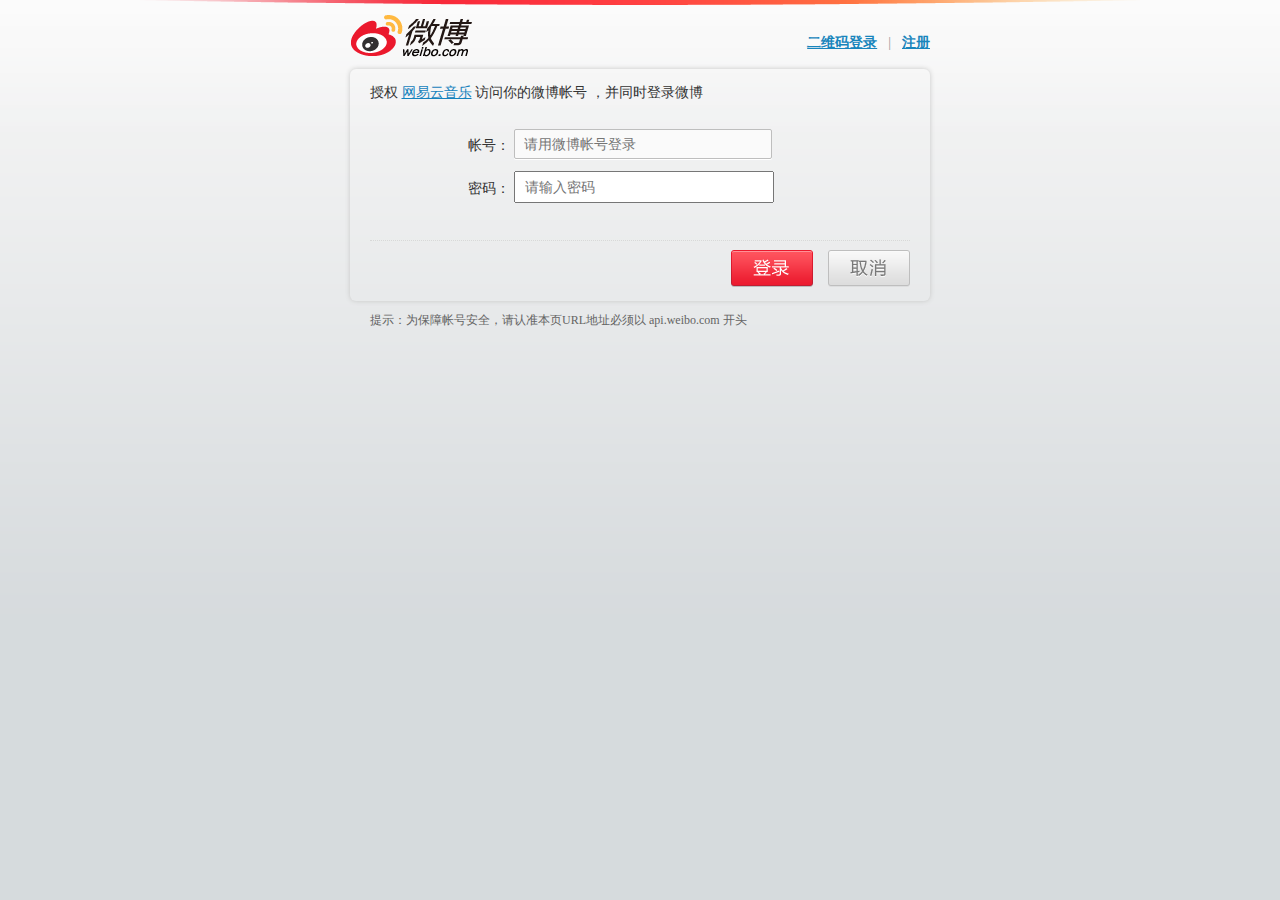
<file: wy/weibo.html>
<!DOCTYPE html>
<html>

	<head>
		<meta charset="UTF-8">
		<title></title>
	</head>
	<link rel="stylesheet" type="text/css" href="css/weibo.css" />

	<body class="WB_UIbody WB_widgets">
		<div class="WB_xline1 oauth_xline" id="outer">
			<div class="oauth_wrap">
				<div class="oauth_header clearfix">
					<h1 class="WB_logo" title="微博">
	   	    			<a href="http://weibo.com">微博</a>
	   	    		</h1>
					<p class="login_account">
						<a href="#" class="special_login_link">二维码登录</a>
						<span class="vline vline_login">|</span>
						<a href="http://weibo.com/signup/signup.php?from=zw&appsrc=u6BYq&backurl=https%3A%2F%2Fapi.weibo.com%2F2%2Foauth2%2Fauthorize%3Fclient_id%3D301575942%26response_type%3Dcode%26display%3Ddefault%26redirect_uri%3Dhttp%253A%252F%252Fmusic.163.com%252Fback%252Fweibo%26from%3D%26with_cookie%3D" class="sign_up_link">注册</a>
					</p>
				</div>
				<div class="WB_panel oauth_main">
					<form action="/oauth2/authorize">
						<div class="oauth_content">
							<p class="oauth_main_info"> 授权
								<a href="http://app.weibo.com/t/feed/u6BYq" class="app_name">网易云音乐</a>
								访问你的微博帐号 ，并同时登录微博
							</p>
							<div class="oauth_login clearfix">
								<div class="oauth_login_form">
									<p class="oauth_login_01">
										<label class="oauth_input_label">帐号：</label>
										<input type="text" class="WB_iptxt oauth_form_input" id="userId" name="userId" placeholder="请用微博帐号登录" node-type="userid" autocomplete="off" tabindex="1" style="color: rgb(154, 154, 154);">
									</p>
									<p>
										<label class="oauth_input_label">密码：</label>
										<input type="password" class="WB_iptxt1 oauth_form_input" id="passwd" placeholder="请输入密码" name="passwd" node-type="passwd" autocomplete="off" tabindex="2">
									</p>
								</div>
							</div>
							<div class="oauth_login_box01 clearfix">
								<div class="oauth_login_submit">
									<p class="oauth_formbtn">
										<a class="WB_btn_login formbtn_01"></a>
										<a class="WB_btn_cancel"></a>
									</p>
								</div>
							</div>
						</div>
					</form>
				</div>
				<p class="oauth_tiptxt">提示：为保障帐号安全，请认准本页URL地址必须以 api.weibo.com 开头</p>
			</div>
		</div>
	</body>
	<script src="js/jquery-2.1.0.js" type="text/javascript" charset="utf-8"></script>
	<script type="text/javascript">
		$(".WB_iptxt").focus(function() {
			$(".WB_iptxt").css("border", "1px solid #ffb941")
			$(".WB_iptxt").css("backgroundColor", " #fff")
			$(".WB_iptxt").css("color", "rgb(102,102,102)")
			this.placeholder = ""

		}).blur(function() {
			$(".WB_iptxt").css("border", "1px solid #bebebe1")
			$(".WB_iptxt").css("backgroundColor", "#fafafa")
			$(".WB_iptxt").css("color", "rgb(154,154,154)")
			this.placeholder = "请用微博帐号登录"
		})
		$(".WB_iptxt1").focus(function() {
			$(".WB_iptxt").css("border", "1px solid #ffb941")
			$(".WB_iptxt").css("backgroundColor", " #fff")
			$(".WB_iptxt").css("color", "rgb(102,102,102)")
			this.placeholder = ""

		}).blur(function() {
			$(".WB_iptxt1").css("border", "1px solid #bebebe1")
			$(".WB_iptxt").css("backgroundColor", "#fafafa")
			$(".WB_iptxt").css("color", "rgb(154,154,154)")
			this.placeholder = "请输入密码"
		})
	</script>

</html>
</file>
<file: wy/css/singer.css>
* {
	margin: 0;
	padding: 0;
}

body {
	font-size: 12px;
	color: #333;
}

li {
	list-style: none;
}

a {
	text-decoration: none;
	cursor: pointer;
}


/*a:hover{
	text-decoration: underline;
}*/

.wrap {
	width: 100%;
	height: 100%;
	margin: 0 auto;
	background: #f5f5f5;
}

.header {
	width: 100%;
	margin: 0 auto;
	/*border: solid 1px blue;*/
}

.nav_one {
	height: 70px;
	margin: 0 auto;
	background: #242424;
	border: 1px solid #000;
}

.nav_box {
	width: 1100px;
	height: 70px;
	margin: auto;
}

.nav_one_ul {
	width: 580px;
	height: 70px;
	float: right;
	margin-right: 345px;
	margin-top: -1px;
	position: relative;
}

.cor {
	display: block;
	position: absolute;
	left: 35px;
	top: 66px;
	width: 12px;
	height: 7px;
	margin: 0 auto;
	overflow: hidden;
	background: url(../img/topbar.png) no-repeat;
	background-position: -226px 0;
}

.nav_one_ul li {
	padding-left: 19px;
	padding-right: 19px;
	list-style: none;
	float: left;
	color: #CCCCCC;
	font-size: 14px;
	text-align: center;
	line-height: 5;
}

.nav_one_ul li:hover {
	background: #000000;
	color: #FFFFFF;
}

.nav_one_ul li a {
	display: block;
	color: #CCCCCC;
}
.nav_one_ul li:hover a {
	color:white;
}
.hot {
	float: right;
	margin-right: 390px;
	margin-top: -55px;
}

.search {
	width: 158px;
	height: 32px;
	background: white;
	border-radius: 32px;
	float: right;
	margin-top: -55px;
	margin-right: 180px;
}

.searcher {
	width: 30px;
	height: 30px;
	text-align: center;
	line-height: 2;
}

.searchbox {
	border: 0px;
	width: 126px;
	outline: none;
	font-size: 12px;
	margin-left: 5px;
	position: absolute;
	top: 30px;
}

.maker_center {
	width: 90px;
	height: 32px;
	border: solid 1px #4F4F4F;
	font-size: 12px;
	border-radius: 20px;
	float: right;
	text-align: center;
	line-height: 2.5;
	margin-top: -53px;
	margin-right: 80px;
	box-sizing: border-box;
}

.maker_center:hover {
	border: solid 1px #CCCCCC;
}

.maker_center a {
	color: #CCCCCC;
}

.login {
	width: 50px;
	float: right;
	margin-top: -50px;
	margin-right: 10px;
	background: #242424;
	border: 0px;
	color: #333333;
	position: relative;
}

.login a {
	font-size: 12px;
	color: #787878;
	cursor: pointer;
}

.login_menu li a {
	text-decoration: none;
}

.login a span {
	color: #333333;
}

.dl:hover {
	color: #999;
	text-decoration: underline;
}

.login_menu {
	width: 170px;
	height: 205px;
	border: solid 1px #202020;
	background: #2b2b2b;
	color: #ccc;
	box-shadow: 0 8px 24px 0 rgba(0, 0, 0, 0.50);
	border-radius: 4px;
	display: none;
	position: absolute;
	left: -75px;
	top: 30px;
	z-index: 1;
}

.login_menu li {
	border-bottom: solid 1px black;
	list-style: none;
	padding: 12px;
	font-size: 12px;
}

.login_menu li:hover {
	background: rgba(160, 160, 157, 0.10);
}

.login_menu li a {
	color: #ccc;
}

/*.login_menu li a:hover {
	color: white;
	background: rgba(160, 160, 157, 0.10);
}*/

.icon-arrLeft-fill {
	float: right;
	margin-right: 33px;
	color: #2b2b2b;
	display: none;
}

.nav_two {
	height: 35px;
	margin: 0 auto;
	background: #C20C0C;
	border-bottom: 1px solid #a40011;
}

.icon-arrLeft-fill-copy {
	color: #C20C0C;
	margin-left: 620px;
	position: absolute;
	top: 63px;
}

.nav_two_ul {
	list-style: none;
	width: 750px;
	height: 35px;
	margin: auto;
}

.nav_two_ul li {
	float: left;
	width: 84px;
	height: 34px;
	text-align: center;
	line-height: 1.5;
	padding-right: 9px;
	font-size: 12px;
}

.nav_two_ul li a {
	color: #fff;
	padding: 0 13px;
	height: 20px;
	margin-top: 7px;
	display: inline-block;
}

.main {
	width: 982px;
	height: 1493px;
	margin: 0 auto;
	/*background-color: #fff;*/
	border: 1px solid #d3d3d3;
	border-width: 0 1px;
}

.main-left {
	width: 180px;
	height: 1493px;
	position: relative;
	float: left;
	border-right: 1px solid #d3d3d3;
}

.nav a:hover {
	text-decoration: underline;
}

.g-wrap4 {
	padding: 0 10px 40px;
	
}

.n-sgernav {
	width: 180px;
	height: 827px;
	margin-top: 51px;
}

.n-sgernav .tit {
	height: 25px;
	padding-left: 14px;
	font-size: 16px;
	font-family: "Microsoft Yahei";
}

.n-sgernav ul {
	width: 160px;
	height: 62px;
}

.n-sgernav li {
	margin-bottom: 2px;
	float: left;
	width: 160px;
	height: 29px;
	line-height: 29px;
}

.n-sgernav li a {
	width: 133px;
	padding-left: 27px;
	background-position: 0 -30px;
	color: #333;
	float: left;
	height: 29px;
	line-height: 29px;
}

.n-sgernav li a {
	background: url(../img/singer.png) no-repeat;
	background-position: 0 0;
}

.n-sgernav li a {
	background: url(../img/singer.png) no-repeat;
	background-position: 0 -30px;
}

.n-sgernav li a.z-slt {
	background-position: 0 0;
	text-decoration: none;
	color: #c20c0c;
}

.blk {
	width: 160px;
	height: 135px;
	margin: 5px 0 0;
	padding-top: 16px;
	border-top: 1px solid #d3d3d3;
}

.main-right {
	width: 799px;
	height: 1493px;
	margin-left: 181px;
}

.main-right a:hover {
	text-decoration: underline;
}

.g-wrap {
	width: 719px;
	height: 1413px;
	padding: 40px;
	background: white;
}

.u-title {
	height: 40px;
	border-bottom: 2px solid #c20c0c;
}

.u-title h3 {
	float: left;
	font-size: 24px;
	font-weight: normal;
}

.u-title .more {
	float: right;
	margin-top: 14px;
	color: #666;
}

.m-sgerlist {
	width: 719px;
	height: 368px;
}

.m-sgerlist .m-cvrlst {
	margin: 20px 0 0 -17px;
}

.m-sgerlist .m-cvrlst li {
	padding-left: 17px;
}

.m-cvrlst-5 li {
	width: 130px;
	height: 154px;
}

.m-cvrlst li {
	float: left;
	display: inline-block;
	overflow: hidden;
	padding: 0 0 30px 50px;
	line-height: 1.4;
}

.u-cover-5 {
	width: 130px;
	height: 130px;
}

.u-cover {
	position: relative;
	display: block;
}

.u-cover img {
	display: block;
	width: 100%;
	height: 100%;
}

.u-cover .msk {
	position: absolute;
	top: 0;
	left: 0;
	width: 130px;
	height: 130px;
	background: url(../img/coverall.png) no-repeat;
}

.u-cover-5 .msk {
	background-position: 0 -680px;
}

.u-cover img {
	cursor: pointer;
}

.m-sgerlist .m-cvrlst li p {
	margin-top: 8px;
}

.m-cvrlst-5 li .nm-icn {
	float: left;
	max-width: 80%;
}

.f-thide {
	overflow: hidden;
	text-overflow: ellipsis;
	white-space: nowrap;
	word-wrap: normal;
}

.m-cvrlst-5 li .u-icn-5 {
	position: relative;
	float: right;
}

.u-icn-5 {
	width: 17px;
	height: 18px;
}

.u-icn {
	display: inline-block;
	overflow: hidden;
	vertical-align: middle;
	background: url(../img/icon-tj.png) no-repeat;
	background-position: 0 -740px;
}

.m-sgerlist .m-cvrlst1 {
	margin: 20px 0 0 -17px;
}

.m-sgerlist .m-cvrlst1 li {
	padding-left: 17px;
}

.m-cvrlst1 li {
	float: left;
	display: inline-block;
	overflow: hidden;
	padding: 0 0 30px 50px;
	line-height: 1.4;
}

.m-sgerlist .m-cvrlst1 li p {
	margin-top: 8px;
}

.m-cvrlst-5 li .u-icn-1 {
	position: relative;
}

.u-icn-1 {
	width: 17px;
	height: 18px;
}

.m-cvrlst1 li.sml {
	height: 30px;
	width: 130px;
	padding-bottom: 0;
	line-height: 23px;
}

.line1 {
	border-bottom: 1px dotted #999;
	margin-bottom: 12px
}

.footer {
	position: relative;
	width: 100%;
	height: 148px;
	border-top: 1px solid #d3d3d3;
	background: #f2f2f2;
}

.footer-z {
	width: 980px;
	margin: 0 auto;
}

.footer-z .copy {
	float: left;
	width: 520px;
	padding-top: 15px;
	line-height: 24px;
	font-size: 12px;
}

.info .icon-vip {
	color: #DF0101;
}

.s-fc4 {
	color: #999;
}

.s-fc4:hover {
	text-decoration: underline;
}

.s-fc3 {
	color: #666;
}

.right:hover {
	text-decoration: none;
}

.contact:hover {
	text-decoration: none;
}

.footer-z .copy {
	float: left;
	width: 520px;
	padding-top: 15px;
	line-height: 24px;
}

.footer-z .copy .sep {
	margin-right: 14px;
}

.s-fc3 a:hover {
	text-decoration: underline;
}

.alink {
	color: #666;
}

.alink:hover {
	text-decoration: underline;
}

.footer-z .enter {
	width: 360px;
	margin-top: 21px;
}

.f-fr1 {
	width: 330px;
	height: 70px;
	float: right;
}

.unit {
	list-style: none;
	float: left;
	width: 60px;
	height: 70px;
	margin-left: 30px;
	text-align: center;
	color: #666;
	font-size: 12px;
}

.logonew {
	display: block;
	float: none;
	width: 50px;
	height: 45px;
	margin: 0 auto;
}

.logonew.logo-auth {
	background: url(../img/foot_enter_new.png) no-repeat;
	background-position: -63px -101px;
	background-size: 110px 450px;
}

.logonew.logo-musician {
	background: url(../img/foot_enter_new.png) no-repeat;
	background-position: 0 0;
	background-size: 110px 450px;
}

.logonew.logo-reward {
	background: url(../img/foot_enter_new.png) no-repeat;
	background-position: -60px -50px;
	background-size: 110px 450px;
}

.logonew.logo-cash {
	background: url(../img/foot_enter_new.png) no-repeat;
	background-position: 0 -101px;
	background-size: 110px 450px;
}

.footer-z .enter .tt {
	display: inline-block;
	margin: 5px 5px 0;
	width: 55px;
	height: 14px;
}

.enter .tt-auth {
	background: url(../img/foot_enter_tt.png) no-repeat;
	background-size: 180px 100px;
	background-position: -1px -91px;
}

.enter .tt-musician {
	background: url(../img/foot_enter_tt.png) no-repeat;
	background-size: 180px 100px;
	background-position: 0 0;
}

.enter .tt-reward {
	background: url(../img/foot_enter_tt.png) no-repeat;
	background-size: 180px 100px;
	background-position: 0 -54px;
}

.enter .tt-cash {
	background: url(../img/foot_enter_tt.png) no-repeat;
	background-size: 180px 100px;
	background-position: -1px -72px;
}

.m-back {
	display: block;
	position: fixed;
	_position: absolute;
	text-indent: -9999px;
	left: 50%;
	margin-left: 500px;
	bottom: 160px;
	width: 49px;
	height: 44px;
	background: url(../img/sprite.png) no-repeat;
	background-position: -265px -47px;
}

.m-back:hover {
	background-position: -325px -47px;
}

#bbox {
	width: 100%;
	height: 969px;
	position: absolute;
	top: 0;
	display: none;
}

#sbox {
	width: 528px;
	height: 323px;
	background: white;
	position: absolute;
	left: 695px;
	top: 319px;
	border-radius: 3px;
	z-index: 5;
	box-shadow: 0 5px 16px rgba(0, 0, 0, 0.8);
}

.sb-top {
	width: 510px;
	height: 38px;
	line-height: 38px;
	border-radius: 3px 3px 0 0;
	font-weight: bold;
	font-size: 14px;
	color: #fff;
	background: #2D2D2D;
	position: relative;
	padding-left: 18px;
}

.sb-top:hover {
	cursor: move;
}

.gbct {
	position: absolute;
	top: 2px;
	right: 10px;
	color: #888888;
	font-size: 24px;
	font-weight: lighter;
	background: #2D2D2D;
	width: 20px;
	height: 35px;
	z-index: 5;
}

.gbct:hover {
	cursor: pointer;
}

.sb-botton {
	width: 528px;
	height: 206px;
	padding: 40px 0 39px;
}

.u-main {
	float: left;
	width: 224px;
	padding: 0 35px 3px 40px;
	border-right: 1px dotted #ccc;
}

.u-alt {
	float: left;
	padding: 3px 0 3px 39px;
	margin-top: -15px;
}

.u-plt {
	height: 120px;
	width: 203px;
	margin-left: 10px;
	background: url(../img/platform.png);
}

.f-mgt10 {
	margin-top: 10px;
}

.u-btn2-2 {
	width: 219px;
	color: #fff;
	text-decoration: none;
	padding: 0 5px 0 0;
	font-size: 12px;
	display: inline-block;
	line-height: 31px;
	vertical-align: top;
	text-align: center;
	background: url(../img/button2.png) 0px -387px;
	position: relative;
}

.u-btn2-2 span {
	width: 5px;
	height: 31px;
	background: url(../img/button2.png) -244px -428px;
	display: inline-block;
	position: absolute;
	top: 0;
	right: 0;
}

.u-btn2-2:hover {
	background: url(../img/button2.png) 0px -469px;
}

.u-btn2-2:hover span {
	background: url(../img/button2.png) -494px -510px;
}

.u-btn2-1 {
	width: 219px;
	color: black;
	height: 31px;
	text-decoration: none;
	padding: 0 5px 0 0;
	display: inline-block;
	background: url(../img/button2.png) 0px -59px;
	line-height: 31px;
	vertical-align: top;
	text-align: center;
	font-size: 12px;
	position: relative;
}

.u-btn2-1:hover {
	background: url(../img/button2.png) 0px -141px;
}

.u-btn2-1 span {
	width: 5px;
	height: 31px;
	display: inline-block;
	background: url(../img/button2.png) 5px -99.8px;
	position: absolute;
	top: 0;
	right: 0;
}

.u-btn2-1:hover span {
	background: url(../img/button2.png) 5px -182px;
}

.u-alt {
	margin-top: -6px;
}

.u-alt p {
	height: 38px;
	line-height: 38px;
}

.u-alt li {
	width: 148px;
	height: 38px;
	margin-top: 15px;
	list-style: none;
}

.u-mlg2-wx {
	width: 38px;
	height: 38px;
	margin-right: 10px;
	float: left;
	background: url(../img/logo2.png) 160px 180px;
}

.u-mlg2-qq {
	width: 38px;
	height: 38px;
	margin-right: 10px;
	float: left;
	background: url(../img/logo2.png) 120px 180px;
}

.u-mlg2-sn {
	width: 38px;
	height: 38px;
	margin-right: 10px;
	float: left;
	background: url(../img/logo2.png) 79px 180px;
}

.u-mlg2-wy {
	width: 38px;
	height: 38px;
	margin-right: 10px;
	float: left;
	background: url(../img/logo2.png) 39px 180px;
}

.u-alt a {
	width: 148px;
	height: 38px;
	display: inline-block;
	margin-top: -10px;
	font-size: 12px;
	text-decoration: none;
	color: #333;
}

.u-alt a:hover {
	text-decoration: underline;
}
.g-btmbar{
	position: fixed;
    _position: absolute;
    zoom: 1;
    bottom: 0;
    left: 0;
    right: 0;
    height: 0;
    width: 100%;
    z-index: 1002;
}
.m-playbar {
    position: absolute;
    zoom: 1;
    top: -53px;
    left: 0;
    width: 100%;
    height: 53px;
    margin: 0 auto;
}
.m-playbar .updn {
    position: relative;
    z-index: 11;
}
.m-playbar .updn .left {
    position: absolute;
    top: -14px;
    right: 15px;
    width: 52px;
    height: 67px;
     
}
.f-fl {
    float: left;
}
.m-playbar .updn .left{
	 background: url(../img/playbar.png) no-repeat;
	 background-position: 0 -380px;
}
.m-playbar .updn .btn1 {
    display: block;
    width: 18px;
    height: 18px;
    margin: 6px 0 0 17px;
}
.m-playbar-lock .updn .btn1 {
	background: url(../img/playbar.png) no-repeat;
    background-position: -100px -380px;
}
.m-playbar .updn .right {
    position: absolute;
    top: -1px;
    right: 0;
    width: 15px;
    height: 54px;
    background: url(../img/playbar.png) no-repeat;
    background-position: -52px -393px;
    pointer-events: none;
}
.m-playbar .bg {
    height: 53px;
    zoom: 1;
    margin-right: 67px;
    background-position: 0 0;
     background: url(../img/playbar.png) repeat-x; 
}
.m-playbar .g_player {
    position: absolute;
    left: 50%;
    top: 6px;
    z-index: 15;
    width: 980px;
    height: 47px;
    margin: 0 auto;
}
.m-playbar .btns {
    width: 137px;
    padding: 6px 0 0 0;
    float: left;
}
.m-playbar .btns a {
    display: block;
    float: left;
    width: 28px;
    height: 28px;
    margin-right: 8px;
    margin-top: 5px;
    background: url(../img/playbar.png) repeat-x;
}
.m-playbar .btns .prv {
    background-position: 0 -130px;
}
.m-playbar .btns .ply {
    width: 36px;
    height: 36px;
    margin-top: 0;
    background-position: 0 -204px;
}
.m-playbar .btns .nxt {
    background-position: -80px -130px;
}
.m-playbar .head img{
	width: 34px;
    height: 34px;
}
.m-playbar .head {
	/*width: 34px;
    height: 34px;*/
    position: relative;
    margin: 6px 15px 0 0;
    float: left;
}

.m-playbar .head .mask {
    position: absolute;
    top: 0;
    left: 0;
    display: block;
    width: 34px;
    height: 35px;
    background: url(../img/playbar.png) no-repeat;
    background-position: 0 -80px;
}
.m-playbar .play {
    position: relative;
    width: 608px;
    height: 37px;
    float: left;
}
.m-playbar .words {
    height: 28px;
    overflow: hidden;
    color: #e8e8e8;
    text-shadow: 0 1px 0 #171717;
    line-height: 28px;
}
.m-pbar{
	width: 493px;
	height: 9px;
	position: relative;
}
.m-pbar .barbg {
    width: 493px;
    height: 9px;
    background: url(../img/statbar.png) no-repeat;
    background-position: right 0;
}  
.m-pbar .rdy {
    height: 9px;
     background: url(../img/statbar.png) no-repeat;
}
.m-pbar .cur {
    position: absolute;
    top: 0;
    left: 0;
    background: url(../img/statbar.png) no-repeat;
    background-position: left -66px;
}
.m-pbar .btn2 {
    position: absolute;
    top: -7px;
    right: -13px;
    width: 22px;
    height: 24px;
    margin-left: -11px;
    background: url(../img/ann.png) no-repeat;
    background-position: 0 -250px;
}
.m-pbar .time {
    position: absolute;
    top: -3px;
    right: -84px;
    color: #797979;
    text-shadow: 0 1px 0 #121212;
}  
.m-playbar .oper {
    width: 60px;
    float: left;
}
.m-playbar .icn {
    float: left;
    width: 25px;
    height: 25px;
    margin: 11px 2px 0 0;
    background: url(../img/playbar.png) no-repeat;
}
.m-playbar .icn-add {
    background-position: -88px -163px;
}
.m-playbar .icn-add:hover{
	background-position: -88px -189px;
}
.m-playbar .icn-share {
    background-position: -114px -163px;
}
.m-playbar .icn-share:hover{
    background-position: -114px -189px;
}
.m-playbar .ctrl {
    position: relative;
    z-index: 10;
    width: 113px;
    padding-left: 13px;
    background: url(../img/playbar.png) no-repeat -147px -238px;
}
.m-vol {
    position: absolute;
    top: -113px;
    left: 9px;
    clear: both;
    width: 32px;
    height: 113px;
}
.m-vol .barbg {
    position: absolute;
    top: 0;
    left: 0;
    width: 32px;
    height: 113px;
    background: url(../img/playbar.png) no-repeat 0 -503px;
}
.m-vol .vbg {
    padding: 4px 0;
    top: 7px;
}
.m-vol .vbg {
    position: absolute;
    left: 14px;
    width: 4px;
    height: 93px;
}
.m-vol .curr {
    top: auto;
    bottom: 4px;
    left: 0;
     background: url(../img/playbar.png) no-repeat;
    background-position: -40px bottom;
    overflow: hidden;
}
.m-vol .curr {
    position: absolute;
    width: 4px;
}
.m-vol .btn3 {
    position: absolute;
    left: -7px;
    display: block;
    width: 18px;
    height: 20px;
     background: url(../img/ann.png) no-repeat -40px -250px;
    cursor: pointer;
}
.m-playbar .icn-vol {
    background-position: -2px -248px;
}
.m-playbar .icn-vol:hover {
    background-position: -31px -248px;
}
.m-playbar .icn-loop {
    background-position: -3px -344px;
}
.m-playbar .icn-loop:hover{
    background-position: -33px -344px;
}
.m-playbar .add {
    float: left;
    width: 59px;
    height: 36px;
}
.f-pr {
    position: relative;
    zoom: 1;
}
.m-playbar .tip {
    position: absolute;
    top: -51px;
    left: -65px;
    clear: both;
    width: 152px;
    height: 49px;
    background: url(../img/playbar.png) no-repeat;
    background-position: 0 -287px;
    text-align: center;
    color: #fff;
    line-height: 37px;
}
.m-playbar .icn-list {
    display: block;
    float: none;
    width: 38px;
    padding-left: 21px;
    background-position: -42px -68px;
    line-height: 27px;
    text-align: center;
    color: #666;
    text-shadow: 0 1px 0 #080707;
    text-indent: 0;
    text-decoration: none;
}
.m-playbar .icn-list:hover{
	 background-position: -42px -98px;
}
</file>
<file: wy/css/qq_style.css>
*{
	padding: 0;
	margin: 0;
}
body{
	width: 100%;
    background-color: #fff;
    color: #555;
    height: 100%;
    font-family: "Microsoft Yahei",Tahoma,sans-serif;
    line-height: 1.333;
    font-size: 12px;
    overflow: auto;
}
a{
	text-decoration: none;
}

a:hover{
	text-decoration: underline;
}


li {
    list-style: none;
}

label {
    cursor: pointer;
}

input, textarea, select, button {
    font-size: 12px;
    font-weight: normal;
    font-family: inherit;
}


.lay_top{
	overflow: hidden;
    height: 48px;
    background: #51b7ec;
}

.lay_top_inner {
    max-width: 688px;
    margin: 0 auto;
    min-width: 305px;
    width: 688px;
    height: 48px;
}

.logo{
	width: 119px;
	height: 42px;
	margin-top: 2px;
	margin-left: 40px;
	background: url(../img/qq-icon.png) 0 -2px no-repeat;
}

.lat_top_other{
	width: 176.28px;
	height: 15px;
	float: right;
	margin-top: -29px;
	color: #cfe1ea;
	margin-right: 46px;
}

.blank{
	width: 11px;
	height: 11px;
	display: inline-block;
	position: relative;
	top: 2px;
	right: 1px;
	background: url(../img/qq-icon.png) 0 -49px no-repeat;
}

.lat_top_other a{
	color: #fff;
}

.lat_top_other a:hover{
	color: #cfe1ea;
}

#combine_page {
    max-width: 688px;
    width: 688px;
    margin: 5px auto 0 auto;
}

.page_login{
	width: 434px;
	height: 328px;
}

.border_right {
    border-right: 1px dotted #e3e3e3;
}

.float_left {
    float: left;
}

.lay_login_form{
	width: 370px;
	height: 322px;
	text-align: center;
	margin: 0 auto;
}

.title{
	width: 370px;
	height: 26px;
	font-size: 20px;
    color: #333;
    margin-bottom: 16px;
    padding-top: 15px;
}

.link_tips {
    color: #3481cf;
}

.qlogin_tips {
    color: #666;
    font-size: 16px;
    text-align: center;
    position: relative;
    margin-bottom: 36px;
    zoom: 1;
}

.qlogin_show{
	height: 200px;
}

.qlogin_list{
	height: 100%;
    text-align: center;
    position: relative;
}

.qr_area{
	display: inline-block;
    height: 100%;
    width: 150px;
    text-align: center;
    position: relative;
}

.qrImg{
	position: absolute;
    height: 130px;
    width: 130px;
    left: 120px;
    border: 1px solid #D3D3D3;
    z-index: 1000;
}

.qrImg:hover{
   	margin-left: -70px;
    transition-duration: 1s;
}

.saoImg{
	margin-left: 170px;
	margin-top: -33px;
}

.bottom {
	width: 370px;
    height: 16px;
    position: relative;
    top: -31px;
    right: 11px;
    text-align: right;
    font-size: 12px;
}

.bottom .link {
    color: #666;
    outline: none;
}

.link:hover {
    text-decoration: underline;
}

.bottom .dotted {
    color: #bfbfbf;
    margin: 0 5px;
}

.page_accredit{
	width: 227px;
	height: 171px;
}

.lay_main {
    margin-left: 27px;
}

.lay_accredit_con {
    margin-top: 22px;
}

.cnt_wording {
    margin-bottom: 16px;
}

.app_site_wording {
    border-top: 1px dotted #e2e2e2;
    padding-top: 12px;
}

.accredit_site {
    margin-right: 5px;
    color: #51b7ec;
}

.accredit_info {
    margin-top: 12px;
    overflow: hidden;
    transition-property: height;
    transition-duration: .5s;
}

.accredit_info_op li {
    height: 31px;
    border: 1px;
    color: #666;
    *zoom: 1;
}

.select_all_li {
    border-top: 1px dotted #e2e2e2!important;
    border-bottom: 1px dotted #e2e2e2!important;
}

.oauth_checkbox_all, .oauth_checkbox {
    display: block;
    float: left;
    height: 100%;
    width: 13px;
}

.oauth_item_title {
    display: block;
    float: left;
    height: 100%;
    line-height: 31px;
    margin-left: 10px;
}

.oauth_tips_div {
    margin-top: 30px;
}

.oauth_tips {
    margin-top: 10px;
}
</file>
<file: wy/css/weibo.css>
* {
	padding: 0;
	margin: 0;
}

body {
	color: #333;
	font-size: 14px;
	margin:0 auto;
}

div {
	display: block;
}

body a {
	color: #1582bd;
}

.WB_UIbody {
	width: 1168px;
	height: 329px;
	background: #d6dbdd url(../img/bg_wb_uibody.png) repeat-x 0 0;
}

.oauth_xline {
	padding-top: 14px;
}

.WB_xline1 {
	background: url(../img/wb_xline_s1.png) center 0 no-repeat;
}

.oauth_wrap {
	width: 580px;
	height: 315px;
	margin: 0 auto;
}

.oauth_header {
	height: 44px;
	margin-bottom: 11px;
}

.oauth_header .WB_logo {
	float: left;
}

.WB_logo {
	margin: 0;
	padding: 0;
	width: 140px;
	height: 44px;
	background: url(../img/wb_logo.png);
	line-height: 200px;
	overflow: hidden;
}

.clearfix {
	zoom: 1;
}

.WB_logo a {
	display: block;
}

.oauth_header .login_account {
	margin-top: 20px;
	float: right;
	font-size: 12px;
	color: #969696;
}

.special_login_link {
	color: #1885bc;
	font-size: 14px;
	font-weight: bold;
}

.oauth_header .login_account .vline_login {
	margin: 0 8px;
	font-size: 14px;
}

.oauth_header .login_account .sign_up_link {
	color: #1885bc;
	font-size: 14px;
	font-weight: bold;
}

.WB_panel {
	height: 232px;
	border-radius: 6px;
	box-shadow: 0px 0px 5px #c6c6c6;
}

.oauth_content {
	padding: 10px 18px 0 20px;
}

.oauth_main_info {
	margin-bottom: 27px;
	padding-top: 5px;
}

.oauth_login {
	width: 540px;
	height: 91px;
	margin-top: 20px;
	padding-bottom: 20px;
	position: relative;
	_zoom: 1;
	border-bottom: 1px dotted #d8d8d8;
}

.clearfix {
	zoom: 1;
}

.oauth_login_form {
	width: 540px;
	height: 70px;
}

.oauth_login_01 {
	margin-bottom: 10px;
}

.oauth_input_label {
	width: 140px;
	text-align: right;
	line-height: 30px;
	display: inline-block;
	vertical-align: middle;
}

label {
	cursor: default;
}

.oauth_login .oauth_form_input {
	width: 238px;
	height: 28px;
	padding: 0 9px;
	line-height: 28px;
	font-size: 14px;
	color: #9a9a9a;
}

.WB_iptxt {
	border: 1px solid #bebebe;
	background: #fafafa;
	border-radius: 2px;
	box-shadow: 0px 1px 0px #FFF;
}
.oauth_login_submit {
    font-size: 12px;
    line-height: 28px;
    float: right;
    margin-left: 10px;
    text-align: right;
}
.oauth_formbtn {
    margin: 7px 0 0 0;
    height: auto;
}
.oauth_formbtn a {
    float: left;
    cursor: pointer;
}
.formbtn_01 {
    margin-right: 11px;
}
.WB_btn_login{
	display: block;
    height: 40px;
    width: 86px;
    overflow: hidden;
    zoom: 1;
    line-height: 200px;
    background: url(../img/oauth_btn.png);
}
.WB_btn_cancel{
	    display: block;
    height: 40px;
    width: 86px;
    overflow: hidden;
    zoom: 1;
    line-height: 200px;
     background: url(../img/oauth_btn.png) no-repeat;
         background-position: 0 -41px;
}
.oauth_tiptxt {
    margin: 10px 0 0 20px;
    font-size: 12px;
    color: #646464;
    line-height: 18px;
}
</file>
